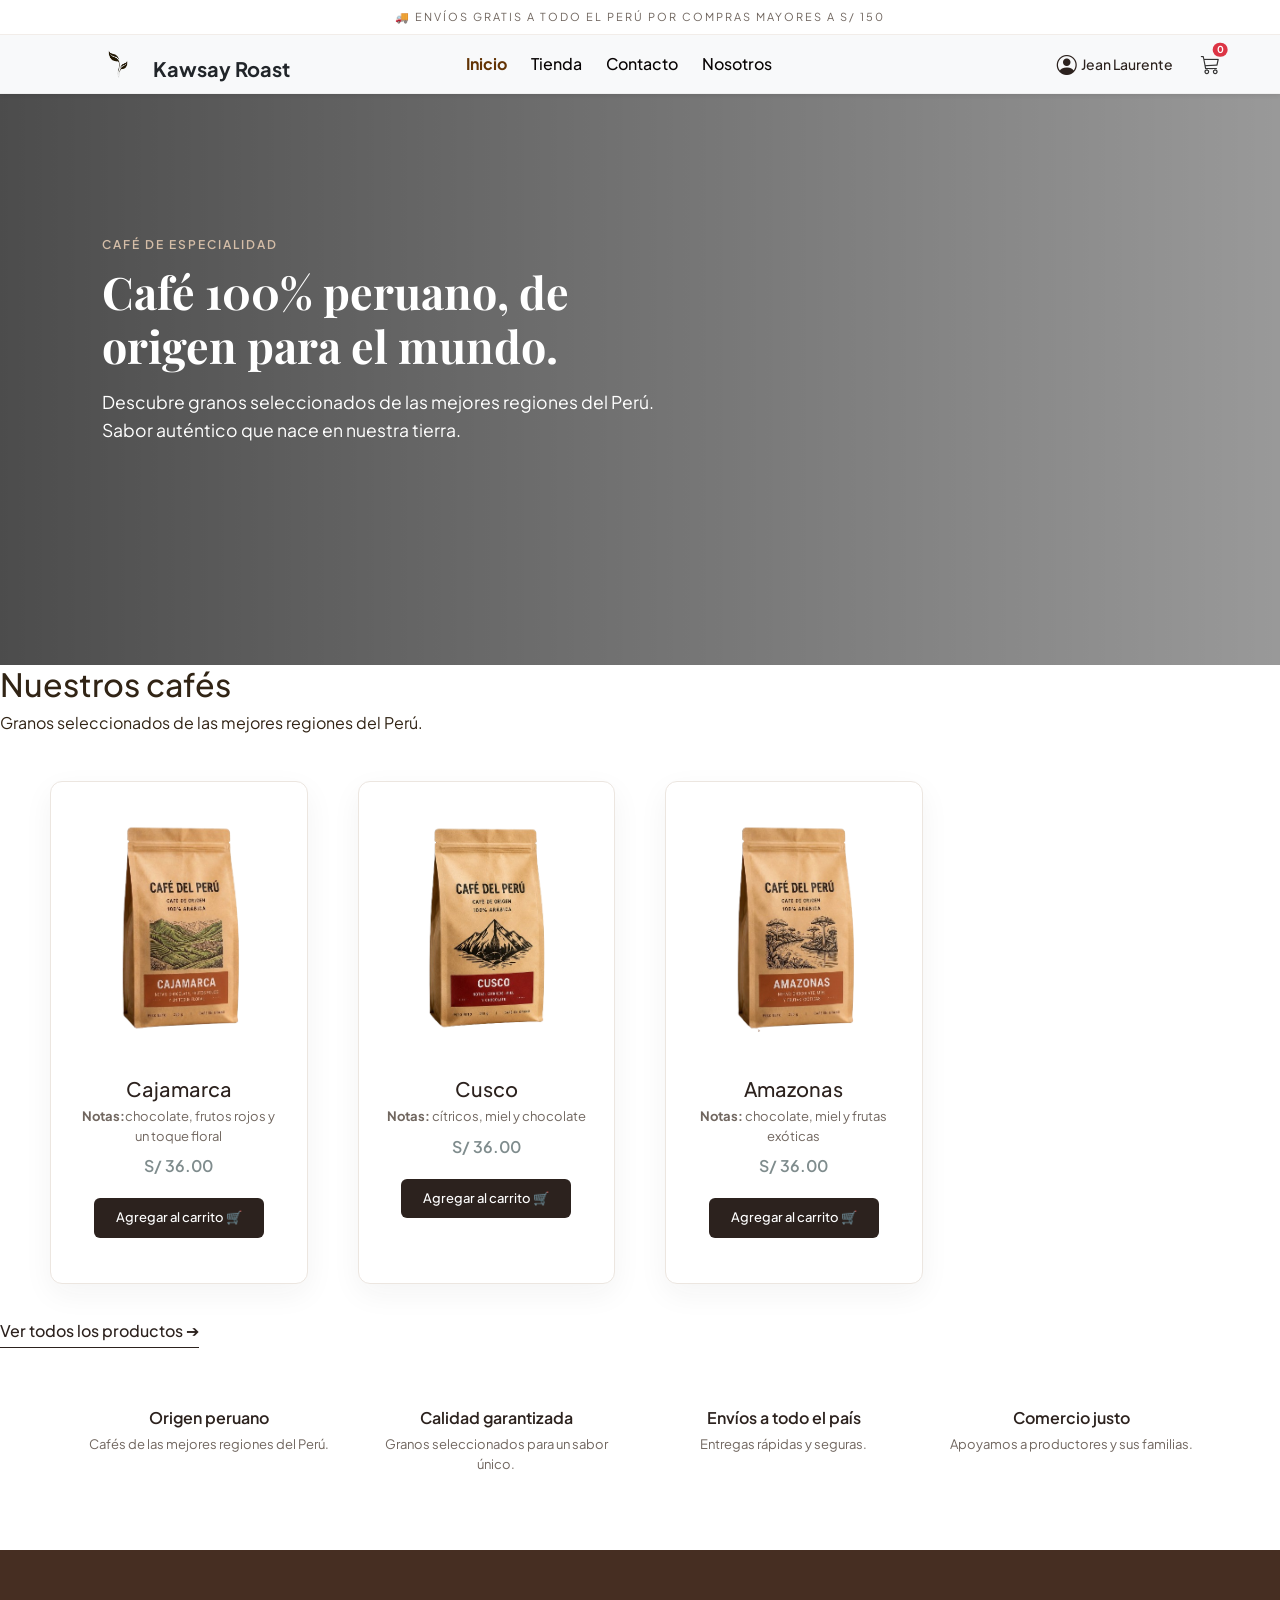
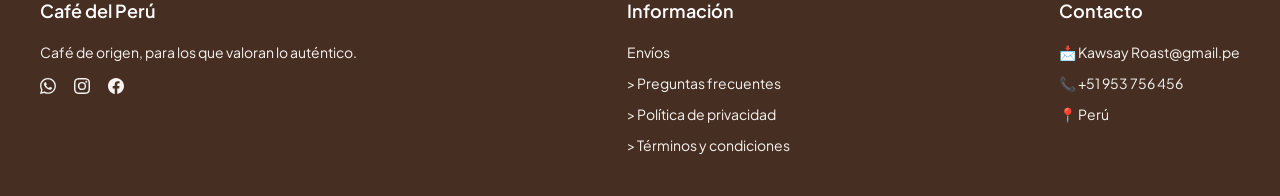
<file: index.html>
<!DOCTYPE html>
<html lang="es">
<head>
    <meta charset="UTF-8">
    <meta name="viewport" content="width=device-width, initial-scale=1.0">
    <title>Café del Perú</title>
    
    <link href="https://fonts.googleapis.com/css2?family=Playfair+Display:wght@600;700&family=Plus+Jakarta+Sans:wght@400;500;600&display=swap" rel="stylesheet">
    
    <link href="https://cdn.jsdelivr.net/npm/bootstrap@5.3.8/dist/css/bootstrap.min.css" rel="stylesheet" integrity="sha384-sRIl4kxILFvY47J16cr9ZwB07vP4J8+LH7qKQnuqkuIAvNWLzeN8tE5YBujZqJLB" crossorigin="anonymous">
    <link rel="stylesheet" href="https://cdn.jsdelivr.net/npm/bootstrap-icons@1.11.3/font/bootstrap-icons.min.css">

    <link rel="stylesheet" href="./css/global.css">
    <link rel="stylesheet" href="./css/inicio.css">
    <link rel="stylesheet" href="./css/tienda.css">
    <link rel="stylesheet" href="./css/contacto.css">
    <link rel="stylesheet" href="./css/nosotros.css">
</head>
<body>

    <input type="checkbox" id="cart-toggle" class="cart-checkbox">
    <script src="https://cdn.jsdelivr.net/npm/bootstrap@5.3.3/dist/js/bootstrap.bundle.min.js"></script>
    <div class="barra-anuncios">
        <div id="anuncio-texto" class="anuncio-contenido">🚚 Envíos gratis a todo el Perú por compras mayores a S/ 150</div>
    </div>

<header class="navbar navbar-expand-lg navbar-light bg-light fixed-top shadow-sm px-3 px-md-5">
  <div class="container-fluid">
    
    <div class="logo-imagen navbar-brand fw-bold text-dark" style="font-family: sans-serif;">
      <p>Kawsay Roast</p>
    </div>

    <div class="d-flex align-items-center order-lg-last gap-3">
      
    <div class="contenedor-usuario">
        <a href="perfil.html" class="enlace-nav perfil-cliente d-flex align-items-center text-decoration-none">
            <i class="bi bi-person-circle fs-5 me-1 icon-perfil"></i>
            <span class="small name-perfil d-none d-sm-inline">Jean Laurente</span>
        </a>
    </div>
        
      <label for="cart-toggle" class="carrito position-relative text-dark" style="cursor: pointer; font-size: 1.2rem;">
        <i class="bi bi-cart3"></i>
        <span class="position-absolute top-0 start-100 translate-middle badge rounded-pill bg-danger" style="font-size: 0.6rem; padding: 0.25em 0.4em;">0</span>
      </label>

      <button class="navbar-toggler border-0 ms-2" type="button" data-bs-toggle="collapse" data-bs-target="#menuNavegacion" aria-controls="menuNavegacion" aria-expanded="false" aria-label="Toggle navigation">
        <span class="navbar-toggler-icon"></span>
      </button>

    </div>

    <div class="collapse navbar-collapse justify-content-center" id="menuNavegacion">
      <nav class="navbar-nav navegacion gap-2 text-center my-2 my-lg-0">
        <a href="index.html" class="nav-link active enlace-nav">Inicio</a>
        <a href="tienda.html" class="nav-link enlace-nav">Tienda</a>
        <a href="contacto.html" class="nav-link enlace-nav">Contacto</a>
        <a href="nosotros.html" class="nav-link enlace-nav">Nosotros</a>
      </nav>
    </div>

  </div>
</header>
    <div class="carrito-sidebar shadow">
        <div class="carrito-header">
            <h3>Tu Carrito</h3>
            <label for="cart-toggle" class="btn-cerrar-carrito"><i class="bi bi-x-lg"></i></label>
        </div>

        <div id="carrito-items" class="carrito-items-contenedor">
            <p class="carrito-vacio-txt">Tu carrito está vacío.</p>
        </div>

        <div class="carrito-footer">
            <div class="carrito-total">
                <span>Total:</span>
                <span id="carrito-total-monto">S/ 0.00</span>
            </div>
            <button class="btn-pagar w-100">Iniciar Compra</button>
        </div>
    </div>

    <label for="cart-toggle" id="fondo-oscuro" class="superposición-carrito"></label>

<main id="contenedor-principal" class="contenedor-principal">

    <section class="hero-section position-relative overflow-hidden">
        <video autoplay loop muted playsinline class="video-hero">
            <source src="./video/video-cafe.mp4" type="video/mp4">
        </video>

        <div class="capa-oscura"></div>
        
        <div class="hero-content position-relative text-center text-md-start">
            <span class="etiqueta-hero animar-entrada">Café de Especialidad</span>
            <h1 class="animar-entrada">Café 100% peruano, de origen para el mundo.</h1>
            <p class="animar-entrada">Descubre granos seleccionados de las mejores regiones del Perú. Sabor auténtico que nace en nuestra tierra.</p>
        </div>
    </section>

    <section id="tienda" class="seccion1">
        <h2>Nuestros cafés</h2>
        <p class="subtitulo">Granos seleccionados de las mejores regiones del Perú.</p>
        <div class="seccion-productos">
            <div class="productoss">
                <div class="cafe-cajam"></div>
                <h3>Cajamarca</h3>
                <p class="notas"><strong>Notas:</strong>chocolate, frutos rojos y un toque floral</p>
                <p class="precio">S/ 36.00</p>
                <button class="btn-carrito">Agregar al carrito 🛒</button>
            </div>
            <div class="productoss">
                <div class="cafe-cusco"></div>
                <h3>Cusco</h3>
                <p class="notas"><strong>Notas:</strong> cítricos, miel y chocolate</p>
                <p class="precio">S/ 36.00</p>
                <button class="btn-carrito">Agregar al carrito 🛒</button>
            </div>
            <div class="productoss">
                <div class="cafe-amaz"></div>
                <h3>Amazonas</h3>
               <p class="notas"><strong>Notas:</strong> chocolate, miel y frutas exóticas</p>
                <p class="precio">S/ 36.00</p>
                <button class="btn-carrito">Agregar al carrito 🛒</button>
            </div>
        </div>
        <div>
            <a href="tienda.html" class="enlace-nav tienda-link">Ver todos los productos ➔</a>
        </div>
    </section>

    <section id="nosotros" class="barra-caracte">
        <div class="barra-fin">
            <h4>Origen peruano</h4>
            <p>Cafés de las mejores regiones del Perú.</p>
        </div>
        <div class="barra-fin">
            <h4>Calidad garantizada</h4>
            <p>Granos seleccionados para un sabor único.</p>
        </div>
       <div class="barra-fin">
            <h4>Envíos a todo el país</h4>
            <p>Entregas rápidas y seguras.</p>
        </div>
        <div class="barra-fin">
            <h4>Comercio justo</h4>
            <p>Apoyamos a productores y sus familias.</p>
        </div>
    </section>
</main>

<footer id="contacto" class="footer">
        <div class="footer-container">
            <div class="footer-col">
                <h3>Café del Perú</h3>
                <p>Café de origen, para los que valoran lo auténtico.</p>
                <div class="social-icons">
                    <a href="https://web.whatsapp.com" target="_blank" rel="noopener noreferrer"><svg xmlns="http://www.w3.org/2000/svg" width="16" height="16" fill="currentColor" class="bi bi-whatsapp" viewBox="0 0 16 16">
                      <path href="https://web.whatsapp.com/" d="M13.601 2.326A7.85 7.85 0 0 0 7.994 0C3.627 0 .068 3.558.064 7.926c0 1.399.366 2.76 1.057 3.965L0 16l4.204-1.102a7.9 7.9 0 0 0 3.79.965h.004c4.368 0 7.926-3.558 7.93-7.93A7.9 7.9 0 0 0 13.6 2.326zM7.994 14.521a6.6 6.6 0 0 1-3.356-.92l-.24-.144-2.494.654.666-2.433-.156-.251a6.56 6.56 0 0 1-1.007-3.505c0-3.626 2.957-6.584 6.591-6.584a6.56 6.56 0 0 1 4.66 1.931 6.56 6.56 0 0 1 1.928 4.66c-.004 3.639-2.961 6.592-6.592 6.592m3.615-4.934c-.197-.099-1.17-.578-1.353-.646-.182-.065-.315-.099-.445.099-.133.197-.513.646-.627.775-.114.133-.232.148-.43.05-.197-.1-.836-.308-1.592-.985-.59-.525-.985-1.175-1.103-1.372-.114-.198-.011-.304.088-.403.087-.088.197-.232.296-.346.1-.114.133-.198.198-.33.065-.134.034-.248-.015-.347-.05-.099-.445-1.076-.612-1.47-.16-.389-.323-.335-.445-.34-.114-.007-.247-.007-.38-.007a.73.73 0 0 0-.529.247c-.182.198-.691.677-.691 1.654s.71 1.916.81 2.049c.098.133 1.394 2.132 3.383 2.992.47.205.84.326 1.129.418.475.152.904.129 1.246.08.38-.058 1.171-.48 1.338-.943.164-.464.164-.86.114-.943-.049-.084-.182-.133-.38-.232"/>
                    </svg></a>
                    <a href="https://www.instagram.com" target="_blank" rel="noopener noreferrer"><svg xmlns="http://www.w3.org/2000/svg" width="16" height="16" fill="currentColor" class="bi bi-instagram" viewBox="0 0 16 16">
                      <path d="M8 0C5.829 0 5.556.01 4.703.048 3.85.088 3.269.222 2.76.42a3.9 3.9 0 0 0-1.417.923A3.9 3.9 0 0 0 .42 2.76C.222 3.268.087 3.85.048 4.7.01 5.555 0 5.827 0 8.001c0 2.172.01 2.444.048 3.297.04.852.174 1.433.372 1.942.205.526.478.972.923 1.417.444.445.89.719 1.416.923.51.198 1.09.333 1.942.372C5.555 15.99 5.827 16 8 16s2.444-.01 3.298-.048c.851-.04 1.434-.174 1.943-.372a3.9 3.9 0 0 0 1.416-.923c.445-.445.718-.891.923-1.417.197-.509.332-1.09.372-1.942C15.99 10.445 16 10.173 16 8s-.01-2.445-.048-3.299c-.04-.851-.175-1.433-.372-1.941a3.9 3.9 0 0 0-.923-1.417A3.9 3.9 0 0 0 13.24.42c-.51-.198-1.092-.333-1.943-.372C10.443.01 10.172 0 7.998 0zm-.717 1.442h.718c2.136 0 2.389.007 3.232.046.78.035 1.204.166 1.486.275.373.145.64.319.92.599s.453.546.598.92c.11.281.24.705.275 1.485.039.843.047 1.096.047 3.231s-.008 2.389-.047 3.232c-.035.78-.166 1.203-.275 1.485a2.5 2.5 0 0 1-.599.919c-.28.28-.546.453-.92.598-.28.11-.704.24-1.485.276-.843.038-1.096.047-3.232.047s-2.39-.009-3.233-.047c-.78-.036-1.203-.166-1.485-.276a2.5 2.5 0 0 1-.92-.598 2.5 2.5 0 0 1-.6-.92c-.109-.281-.24-.705-.275-1.485-.038-.843-.046-1.096-.046-3.233s.008-2.388.046-3.231c.036-.78.166-1.204.276-1.486.145-.373.319-.64.599-.92s.546-.453.92-.598c.282-.11.705-.24 1.485-.276.738-.034 1.024-.044 2.515-.045zm4.988 1.328a.96.96 0 1 0 0 1.92.96.96 0 0 0 0-1.92m-4.27 1.122a4.109 4.109 0 1 0 0 8.217 4.109 4.109 0 0 0 0-8.217m0 1.441a2.667 2.667 0 1 1 0 5.334 2.667 2.667 0 0 1 0-5.334"/>
                    </svg></a>
                    <a href="https://web.facebook.com" target="_blank" rel="noopener noreferrer"><svg xmlns="http://www.w3.org/2000/svg" width="16" height="16" fill="currentColor" class="bi bi-facebook" viewBox="0 0 16 16">
                      <path d="M16 8.049c0-4.446-3.582-8.05-8-8.05C3.58 0-.002 3.603-.002 8.05c0 4.017 2.926 7.347 6.75 7.951v-5.625h-2.03V8.05H6.75V6.275c0-2.017 1.195-3.131 3.022-3.131.876 0 1.791.157 1.791.157v1.98h-1.009c-.993 0-1.303.621-1.303 1.258v1.51h2.218l-.354 2.326H9.25V16c3.824-.604 6.75-3.934 6.75-7.951"/>
                    </svg></a>
                </div>
            </div>
            <div class="footer-col">
                <h3>Información</h3>
                <ul>
                    <li><a href="#envíos">Envíos</a></li>
                    <li><a href="#preguntas frecuentes">> Preguntas frecuentes</a></li>
                    <li><a href="#política de privacidad">> Política de privacidad</a></li>
                    <li><a href="#términos y condiciones">> Términos y condiciones</a></li>
                </ul>
            </div>
            <div class="footer-col">
                <h3>Contacto</h3>
                <p>📩 Kawsay Roast@gmail.pe</p>
                <p>📞 +51 953 756 456</p>
                <p>📍 Perú</p>
            </div>
        </div>
</footer>
  
    <div class="toast-container position-fixed top-0 end-0 p-3" style="z-index: 1100;">
    </div>
    <script src="anuncios.js"></script>
    <script src="navegacion.js"></script>
    <script src="tienda-contacto.js"></script> 

</body>
</html>
</file>
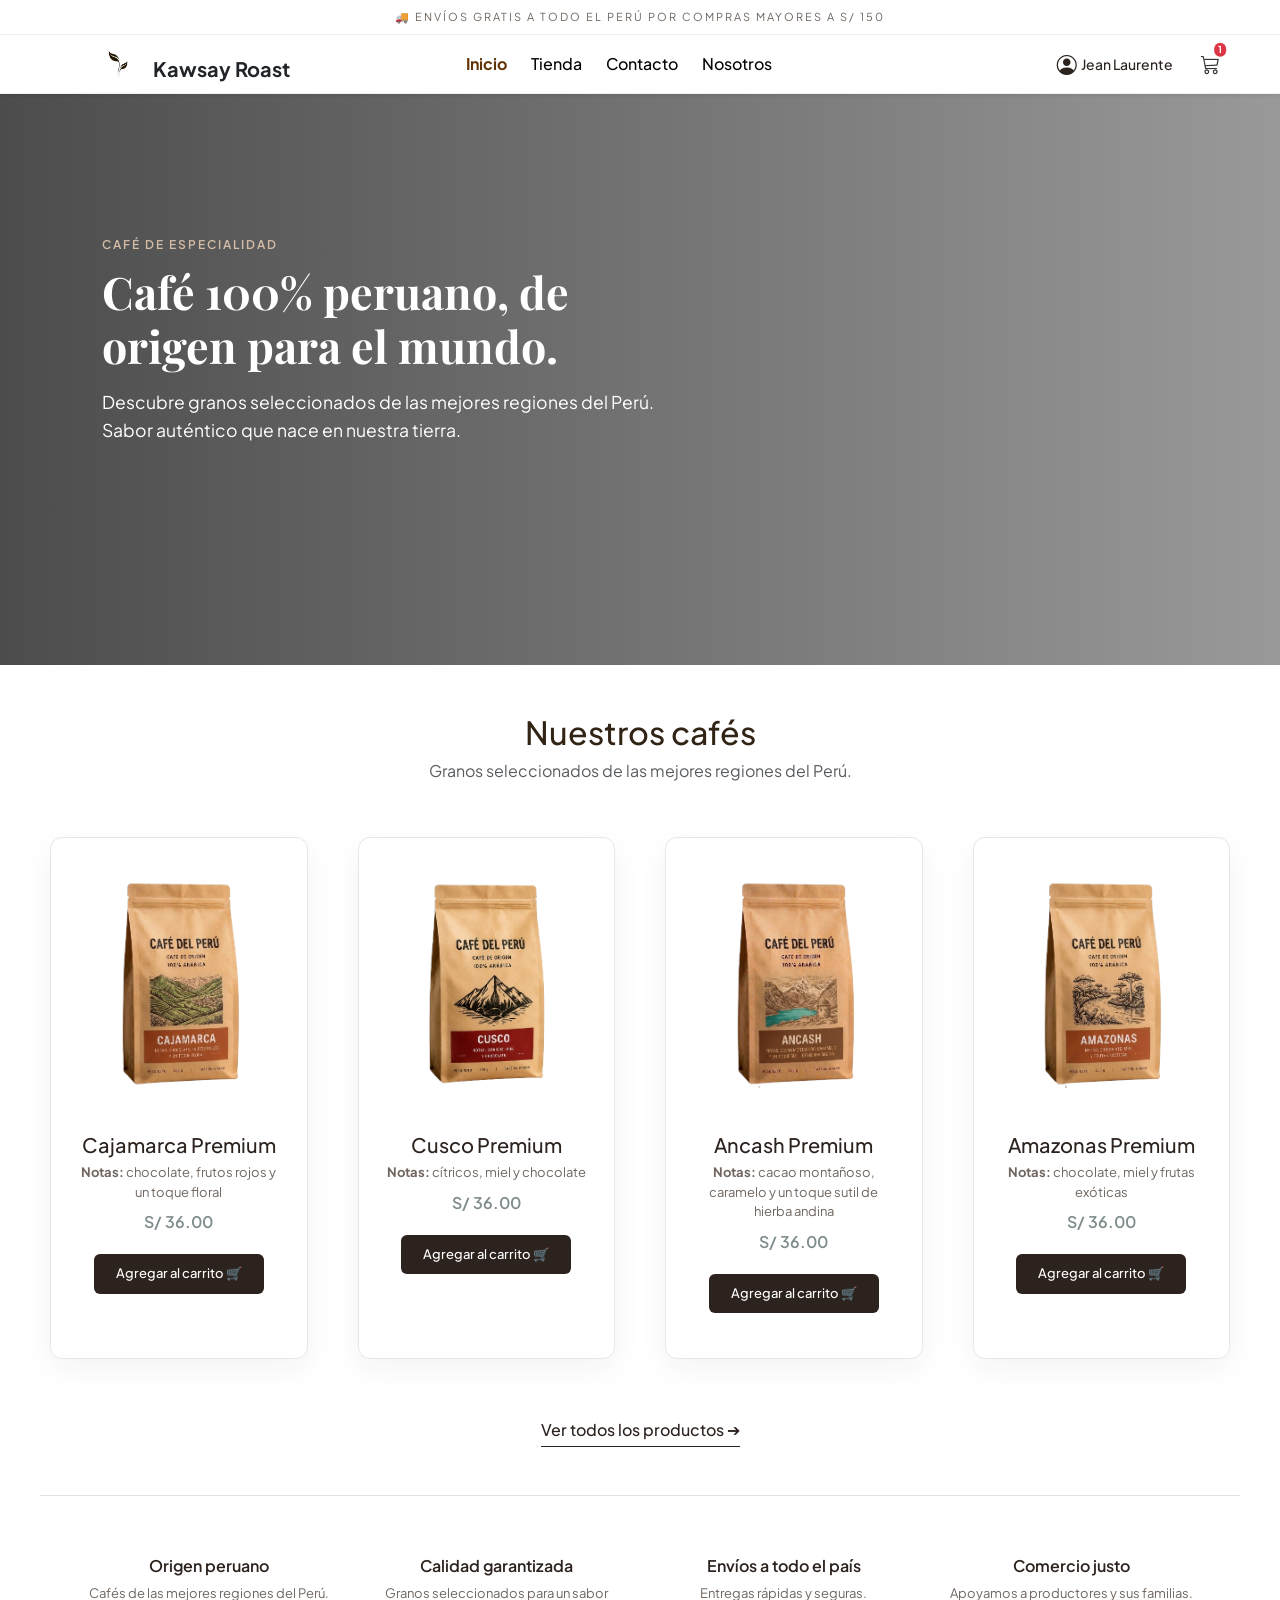
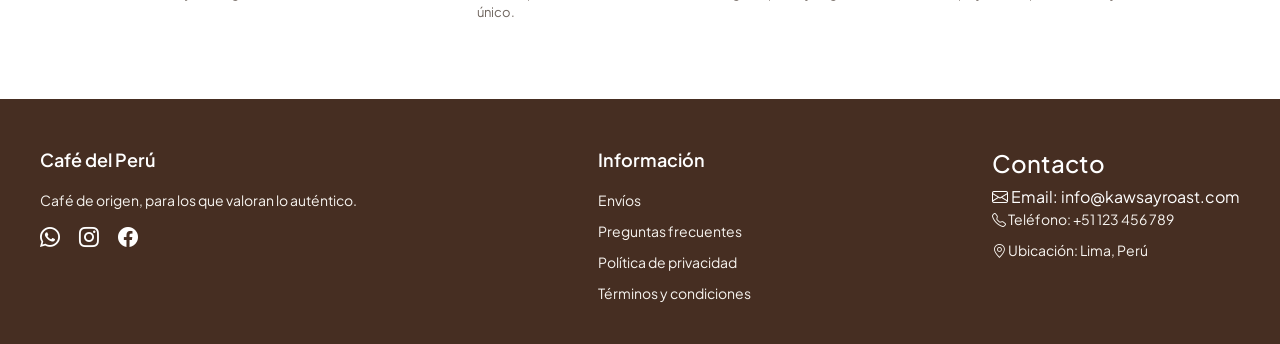
<file: html/index.html>
<!DOCTYPE html>
<html lang="es">
<head>
    <meta charset="UTF-8">
    <meta name="viewport" content="width=device-width, initial-scale=1.0">
    <title>Kawsay Roast - Café del Perú</title>
    
    <link href="https://fonts.googleapis.com/css2?family=Playfair+Display:wght@600;700&family=Plus+Jakarta+Sans:wght@400;500;600&display=swap" rel="stylesheet">
    <link href="https://cdn.jsdelivr.net/npm/bootstrap@5.3.3/dist/css/bootstrap.min.css" rel="stylesheet">
    <link rel="stylesheet" href="https://cdn.jsdelivr.net/npm/bootstrap-icons@1.11.3/font/bootstrap-icons.min.css">

    <link rel="stylesheet" href="../css/global.css">
    <link rel="stylesheet" href="../css/inicio.css">
    <link rel="stylesheet" href="../css/tienda.css">
</head>
<body>

    <input type="checkbox" id="cart-toggle" class="cart-checkbox">

    <div class="barra-anuncios">
        <div id="carruselAnuncios" class="carousel slide carousel-fade" data-bs-ride="carousel" data-bs-interval="4000">
            <div class="carousel-inner text-center">
                <div class="carousel-item active">🚚 Envíos gratis a todo el Perú por compras mayores a S/ 150</div>
                <div class="carousel-item">☕ Café 100% Arábica de especialidad de orígenes únicos</div>
                <div class="carousel-item">🏔️ Tostado artesanal respetando la altitud de cada región</div>
            </div>
        </div>
    </div>

    <header class="navbar navbar-expand-lg navbar-light  fixed-top shadow-sm px-3 px-md-5">
        <div class="container-fluid">
            
            <a href="index.html" class="logo-imagen navbar-brand fw-bold text-dark text-decoration-none" style="font-family: sans-serif;">
                <p>Kawsay Roast</p>
            </a>

            <div class="d-flex align-items-center order-lg-last gap-3">
                <div class="contenedor-usuario">
                    <a href="perfil.html" class="perfil-cliente d-flex align-items-center text-decoration-none">
                        <i class="bi bi-person-circle fs-5 me-1 icon-perfil"></i>
                        <span class="small name-perfil d-none d-sm-inline">Jean Laurente</span>
                    </a>
                </div>
                    
                <label for="cart-toggle" class="carrito position-relative text-dark" style="cursor: pointer; font-size: 1.2rem;">
                    <i class="bi bi-cart3"></i>
                    <span class="position-absolute top-0 start-100 translate-middle badge rounded-pill bg-danger" style="font-size: 0.6rem; padding: 0.25em 0.4em;">1</span>
                </label>

                <button class="navbar-toggler border-0 ms-2" type="button" data-bs-toggle="collapse" data-bs-target="#menuNavegacion">
                    <span class="navbar-toggler-icon"></span>
                </button>
            </div>

            <div class="collapse navbar-collapse justify-content-center" id="menuNavegacion">
                <nav class="navbar-nav navegacion gap-2 text-center my-2 my-lg-0">
                    <a href="index.html" class="nav-link active">Inicio</a>
                    <a href="tienda.html" class="nav-link">Tienda</a>
                    <a href="contacto.html" class="nav-link">Contacto</a>
                    <a href="nosotros.html" class="nav-link">Nosotros</a>
                </nav>
            </div>

        </div>
    </header>

    <div class="carrito-sidebar shadow">
        <div class="carrito-header">
            <h3>Tu Carrito</h3>
            <label for="cart-toggle" class="btn-cerrar-carrito"><i class="bi bi-x-lg"></i></label>
        </div>

        <div id="carrito-items" class="carrito-items-contenedor">
            <div style="display: flex; justify-content: space-between; margin-bottom: 15px; font-size: 14px;">
                <div>
                    <strong style="color: #2c221e;">Cajamarca Premium</strong>
                    <div style="color: #70665f; font-size: 12px;">Cant: 1 x S/ 36.00</div>
                </div>
                <span style="font-weight: 500; color: #2c221e;">S/ 36.00</span>
                <button style="background: none; border: none; color: #a39891; cursor: pointer; font-size: 20px; margin-left: 60px;">
                    <i class="bi bi-trash"></i>
                </button>
            </div>
        </div>

        <div class="carrito-footer">
            <div class="carrito-total">
                <span>Total:</span>
                <span>S/ 36.00</span>
            </div>
            <button class="btn-pagar w-100">Iniciar Compra</button>
        </div>
    </div>

    <label for="cart-toggle" id="fondo-oscuro" class="superposición-carrito"></label>

    <main id="contenedor-principal" class="contenedor-principal" style="padding-top: 35px; min-height: 100vh;">
        <section class="hero-section position-relative overflow-hidden">
            <video autoplay loop muted playsinline class="video-hero">
                <source src="../video/video-cafe.mp4" type="video/mp4">
            </video>
            <div class="capa-oscura"></div>
            <div class="hero-content position-relative text-center text-md-start">
                <span class="etiqueta-hero animar-entrada">Café de Especialidad</span>
                <h1 class="animar-entrada">Café 100% peruano, de origen para el mundo.</h1>
                <p class="animar-entrada">Descubre granos seleccionados de las mejores regiones del Perú. Sabor auténtico que nace en nuestra tierra.</p>
            </div>
        </section>

        <section id="tienda" class="seccion1 py-5">
            <h2 class="text-center">Nuestros cafés</h2>
            <p class="text-center text-muted mb-4">Granos seleccionados de las mejores regiones del Perú.</p>
            <div class="seccion-productos">
                <div class="productoss">
                    <div class="cafe-cajam"></div>
                    <h3>Cajamarca Premium</h3>
                    <p class="notas"><strong>Notas:</strong> chocolate, frutos rojos y un toque floral</p>
                    <p class="precio">S/ 36.00</p>
                    <button class="btn-carrito">Agregar al carrito 🛒</button>
                </div>
                <div class="productoss">
                    <div class="cafe-cusco"></div>
                    <h3>Cusco Premium</h3>
                    <p class="notas"><strong>Notas:</strong> cítricos, miel y chocolate</p>
                    <p class="precio">S/ 36.00</p>
                    <button class="btn-carrito">Agregar al carrito 🛒</button>
                </div>
                <div class="productoss">
                    <div class="imagen-cafe cafe-ancash"></div>
                    <h3>Ancash Premium</h3>
                    <p class="notas"><strong>Notas:</strong> cacao montañoso, caramelo y un toque sutil de hierba andina</p>
                    <p class="precio">S/ 36.00</p>
                    <button class="btn-carrito">Agregar al carrito 🛒</button>
                </div>
                <div class="productoss">
                    <div class="cafe-amaz"></div>
                    <h3>Amazonas Premium</h3>
                    <p class="notas"><strong>Notas:</strong> chocolate, miel y frutas exóticas</p>
                    <p class="precio">S/ 36.00</p>
                    <button class="btn-carrito">Agregar al carrito 🛒</button>
                </div>
            </div>
            <div class="text-center mt-4">
                <a href="tienda.html" class="tienda-link">Ver todos los productos ➔</a>
            </div>
        </section>

        <section class="barra-caracte border-top">
            <div class="barra-fin">
                <h4>Origen peruano</h4>
                <p>Cafés de las mejores regiones del Perú.</p>
            </div>
            <div class="barra-fin">
                <h4>Calidad garantizada</h4>
                <p>Granos seleccionados para un sabor único.</p>
            </div>
            <div class="barra-fin">
                <h4>Envíos a todo el país</h4>
                <p>Entregas rápidas y seguras.</p>
            </div>
            <div class="barra-fin">
                <h4>Comercio justo</h4>
                <p>Apoyamos a productores y sus familias.</p>
            </div>
        </section>
    </main>

    <footer class="footer">
        <div class="footer-container">
            <div class="footer-col">
                <h3>Café del Perú</h3>
                <p>Café de origen, para los que valoran lo auténtico.</p>
                <div class="social-icons">
                    <a href="https://web.whatsapp.com" target="_blank"><i class="bi bi-whatsapp text-white fs-5 me-3"></i></a>
                    <a href="https://www.instagram.com" target="_blank"><i class="bi bi-instagram text-white fs-5 me-3"></i></a>
                    <a href="https://web.facebook.com" target="_blank"><i class="bi bi-facebook text-white fs-5"></i></a>
                </div>
            </div>
            <div class="footer-col">
                <h3>Información</h3>
                <ul class="p-0 m-0" style="list-style: none;">
                    <li><a href="#">Envíos</a></li>
                    <li><a href="nosotros.html">Preguntas frecuentes</a></li>
                    <li><a href="PdP.html">Política de privacidad</a></li>
                    <li><a href="TyC.html">Términos y condiciones</a></li>
                </ul>
            </div>
            <div class="footer-col">
                    <h4 class="footer-col-title">Contacto</h4>
                    <ul class="footer-contacts">
                        <i class="bi bi-envelope"></i>
                            <span>Email: info@kawsayroast.com</span>
                        </li>
                        <li class="footer-contact-item">
                            <i class="bi bi-telephone"></i>
                            <span>Teléfono: +51 123 456 789</span>
                        </li>
                        <li class="footer-contact-item">
                            <i class="bi bi-geo-alt"></i>
                            <span>Ubicación: Lima, Perú</span>
                        </li>
                    </ul>
                </div>
        </div>
    </footer>

    <script src="https://cdn.jsdelivr.net/npm/bootstrap@5.3.3/dist/js/bootstrap.bundle.min.js"></script>
</body>
</html>
</file>
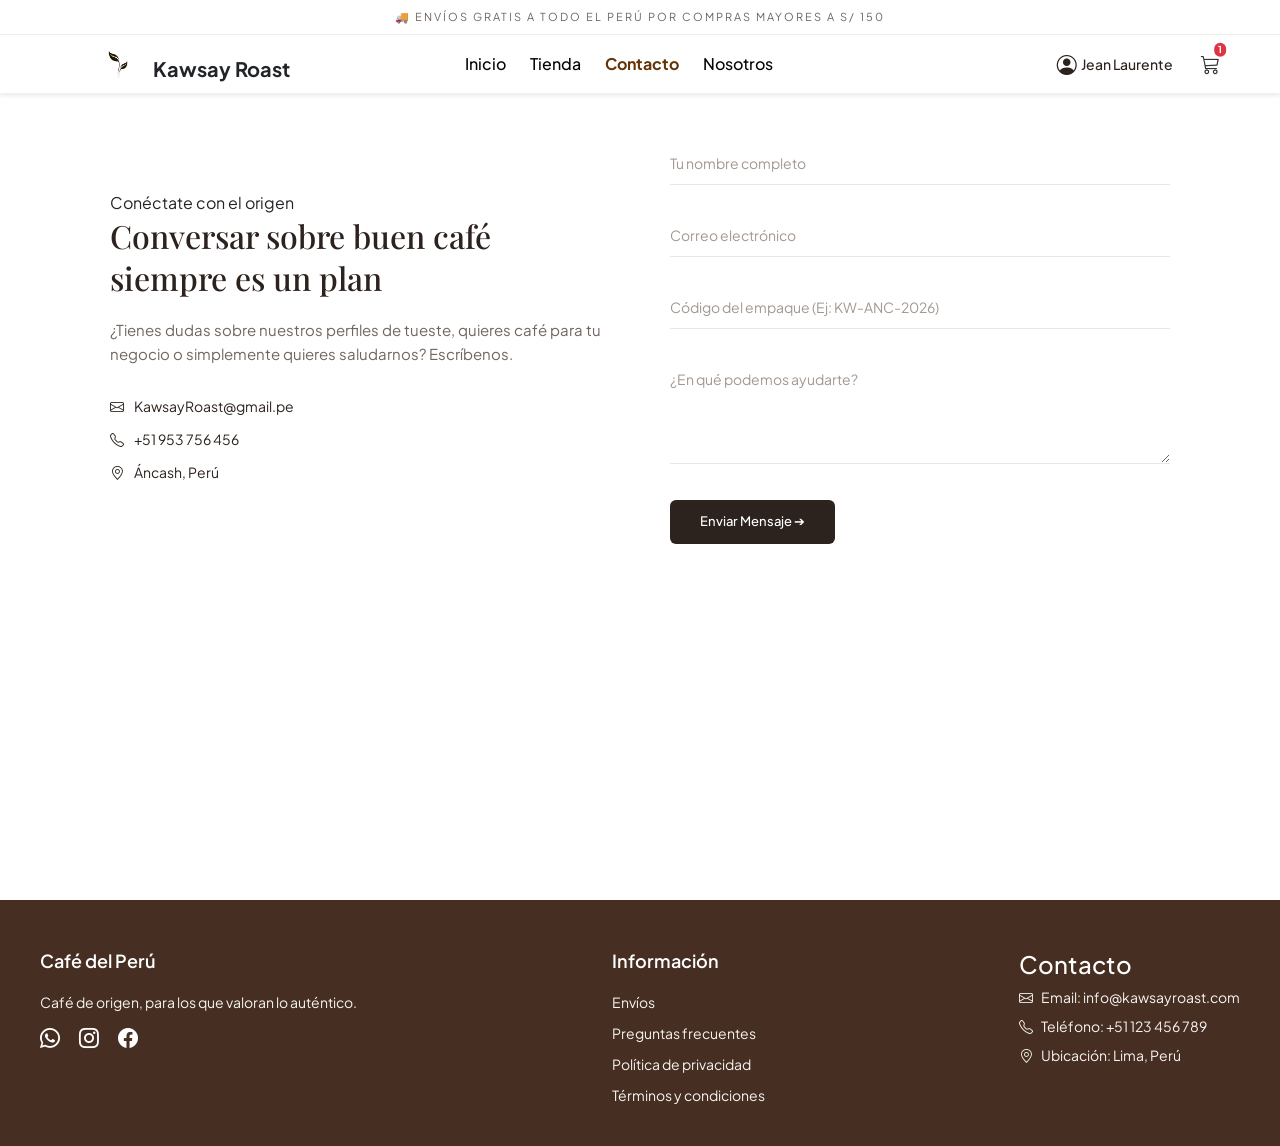
<file: html/contacto.html>
<!DOCTYPE html>
<html lang="es">
<head>
    <meta charset="UTF-8">
    <meta name="viewport" content="width=device-width, initial-scale=1.0">
    <title>Kawsay Roast - Contacto</title>
    
    <link href="https://fonts.googleapis.com/css2?family=Playfair+Display:wght@600;700&family=Plus+Jakarta+Sans:wght@400;500;600&display=swap" rel="stylesheet">
    <link href="https://cdn.jsdelivr.net/npm/bootstrap@5.3.3/dist/css/bootstrap.min.css" rel="stylesheet">
    <link rel="stylesheet" href="https://cdn.jsdelivr.net/npm/bootstrap-icons@1.11.3/font/bootstrap-icons.min.css">

    <link rel="stylesheet" href="../css/global.css">
    <link rel="stylesheet" href="../css/contacto.css">
</head>
<body>

    <input type="checkbox" id="cart-toggle" class="cart-checkbox">

    <div class="barra-anuncios">
        <div id="carruselAnuncios" class="carousel slide carousel-fade" data-bs-ride="carousel" data-bs-interval="4000">
            <div class="carousel-inner text-center">
                <div class="carousel-item active">🚚 Envíos gratis a todo el Perú por compras mayores a S/ 150</div>
                <div class="carousel-item">☕ Café 100% Arábica de especialidad de orígenes únicos</div>
                <div class="carousel-item">🏔️ Tostado artesanal respetando la altitud de cada región</div>
            </div>
        </div>
    </div>

    <header class="navbar navbar-expand-lg navbar-light fixed-top shadow-sm px-3 px-md-5">
        <div class="container-fluid">
            <a href="index.html" class="logo-imagen navbar-brand fw-bold text-dark text-decoration-none" style="font-family: sans-serif;">
                <p>Kawsay Roast</p>
            </a>
            <div class="d-flex align-items-center order-lg-last gap-3">
                <div class="contenedor-usuario">
                    <a href="perfil.html" class="perfil-cliente d-flex align-items-center text-decoration-none">
                        <i class="bi bi-person-circle fs-5 me-1 icon-perfil"></i>
                        <span class="small name-perfil d-none d-sm-inline">Jean Laurente</span>
                    </a>
                </div>
                <label for="cart-toggle" class="carrito position-relative text-dark" style="cursor: pointer; font-size: 1.2rem;">
                    <i class="bi bi-cart3"></i>
                    <span class="position-absolute top-0 start-100 translate-middle badge rounded-pill bg-danger" style="font-size: 0.6rem; padding: 0.25em 0.4em;">1</span>
                </label>
                <button class="navbar-toggler border-0 ms-2" type="button" data-bs-toggle="collapse" data-bs-target="#menuNavegacion">
                    <span class="navbar-toggler-icon"></span>
                </button>
            </div>
            <div class="collapse navbar-collapse justify-content-center" id="menuNavegacion">
                <nav class="navbar-nav navegacion gap-2 text-center my-2 my-lg-0">
                    <a href="index.html" class="nav-link">Inicio</a>
                    <a href="tienda.html" class="nav-link">Tienda</a>
                    <a href="contacto.html" class="nav-link active">Contacto</a>
                    <a href="nosotros.html" class="nav-link">Nosotros</a>
                </nav>
            </div>
        </div>
    </header>

    <div class="carrito-sidebar shadow">
        <div class="carrito-header">
            <h3>Tu Carrito</h3>
            <label for="cart-toggle" class="btn-cerrar-carrito"><i class="bi bi-x-lg"></i></label>
        </div>
        <div id="carrito-items" class="carrito-items-contenedor">
            <div style="display: flex; justify-content: space-between; margin-bottom: 15px; font-size: 14px;">
                <div>
                    <strong style="color: #2c221e;">Cajamarca Premium</strong>
                    <div style="color: #70665f; font-size: 12px;">Cant: 1 x S/ 36.00</div>
                </div>
                <span style="font-weight: 500; color: #2c221e;">S/ 36.00</span>
                <button style="background: none; border: none; color: #a39891; cursor: pointer; font-size: 20px; margin-left: 60px;">
                    <i class="bi bi-trash"></i>
                </button>
            </div>
        </div>
        <div class="carrito-footer">
            <div class="carrito-total">
                <span>Total:</span>
                <span>S/ 36.00</span>
            </div>
            <button class="btn-pagar w-100">Iniciar Compra</button>
        </div>
    </div>

    <label for="cart-toggle" id="fondo-oscuro" class="superposición-carrito"></label>

    <main id="contenedor-principal" style="padding-top: 35px; min-height: 100vh;">
        <section class="seccion-contacto py-5">
            <div class="container-contacto">
                <div class="contacto-info">
                    <span class="sub-marca">Conéctate con el origen</span>
                    <h2 class="titulo-contacto">Conversar sobre buen café siempre es un plan</h2>
                    <p class="descripcion-contacto">
                        ¿Tienes dudas sobre nuestros perfiles de tueste, quieres café para tu negocio o simplemente quieres saludarnos? Escríbenos.
                    </p>
                    <div class="datos-lista">
                        <p><i class="bi bi-envelope"></i> KawsayRoast@gmail.pe</p>
                        <p><i class="bi bi-telephone"></i> +51 953 756 456</p>
                        <p><i class="bi bi-geo-alt"></i> Áncash, Perú</p>
                    </div>
                </div>
                <div class="contacto-formulario">
                    <form>
                        <div class="contacto-formulario">
                                <div class="grupo-input">
                                    <input type="text" id="nombre" name="nombre" required placeholder=" ">
                                    <label for="nombre">Tu nombre completo</label>
                                </div>
                                <div class="grupo-input">
                                    <input type="email" id="correo" name="correo" required placeholder=" ">
                                    <label for="correo">Correo electrónico</label>
                                </div>
                                <div class="grupo-input">
                                    <input type="text" id="codigo-empaque" name="codigo-empaque" required placeholder=" " pattern="[A-Za-z0-9\-]+" title="Ingresa un código válido (letras, números o guiones)">
                                    <label for="codigo-empaque">Código del empaque (Ej: KW-ANC-2026)</label>
                                </div>
                                <div class="grupo-input">
                                    <textarea id="mensaje" name="mensaje" rows="4" required placeholder=" "></textarea>
                                    <label for="mensaje">¿En qué podemos ayudarte?</label>
                                </div>
                        </div>
                        <button type="button" class="btn-enviar-contacto" data-bs-toggle="modal" data-bs-target="#modalExito">Enviar Mensaje ➔</button>
                    </form>
                </div>
            </div>
        </section>
    </main>

    <div class="modal fade" id="modalExito" tabindex="-1" aria-labelledby="modalExitoLabel" aria-hidden="true">
        <div class="modal-dialog modal-dialog-centered">
            <div class="modal-content" style="border-radius: 12px; border: 1px solid #ece6e0;">
                <div class="modal-body text-center p-5" style="background-color: #f7f4f0; border-radius: 12px;">
                    <i class="bi bi-check-circle" style="font-size: 48px; color: #2c221e;"></i>
                    <h3 class="mt-4 mb-2" style="font-family: 'Playfair Display'; color: #2c221e; font-weight: 700;">¡Mensaje enviado!</h3>
                    <p class="text-muted small mb-4" style="line-height: 1.6;">Hemos recibido tus datos correctamente. Te responderemos al correo ingresado lo más pronto posible. ¡Buen viaje y buen café! ☕</p>
                    <button type="button" class="btn btn-dark w-100 py-2" data-bs-dismiss="modal" style="background-color: #2c221e; font-size: 14px; border-radius: 6px;">Entendido</button>
                </div>
            </div>
        </div>
    </div>

        <footer class="footer">
        <div class="footer-container">
            <div class="footer-col">
                <h3>Café del Perú</h3>
                <p>Café de origen, para los que valoran lo auténtico.</p>
                <div class="social-icons">
                    <a href="https://web.whatsapp.com" target="_blank"><i class="bi bi-whatsapp text-white fs-5 me-3"></i></a>
                    <a href="https://www.instagram.com" target="_blank"><i class="bi bi-instagram text-white fs-5 me-3"></i></a>
                    <a href="https://web.facebook.com" target="_blank"><i class="bi bi-facebook text-white fs-5"></i></a>
                </div>
            </div>
            <div class="footer-col">
                <h3>Información</h3>
                <ul class="p-0 m-0" style="list-style: none;">
                    <li><a href="#">Envíos</a></li>
                    <li><a href="nosotros.html">Preguntas frecuentes</a></li>
                    <li><a href="PdP.html">Política de privacidad</a></li>
                    <li><a href="TyC.html">Términos y condiciones</a></li>
                </ul>
            </div>
            <div class="footer-col">
                    <h4 class="footer-col-title">Contacto</h4>
                <ul class="footer-contacts p-0" style="list-style: none;">
                    <li class="footer-contact-item mb-2">
                        <i class="bi bi-envelope me-2"></i><span>Email: info@kawsayroast.com</span>
                    </li>
                    <li class="footer-contact-item mb-2">
                        <i class="bi bi-telephone me-2"></i><span>Teléfono: +51 123 456 789</span>
                    </li>
                    <li class="footer-contact-item">
                        <i class="bi bi-geo-alt me-2"></i><span>Ubicación: Lima, Perú</span>
                    </li>
                </ul>
                </div>
        </div>
    </footer>

    <script src="https://cdn.jsdelivr.net/npm/bootstrap@5.3.3/dist/js/bootstrap.bundle.min.js"></script>
</body>
</html>
</file>
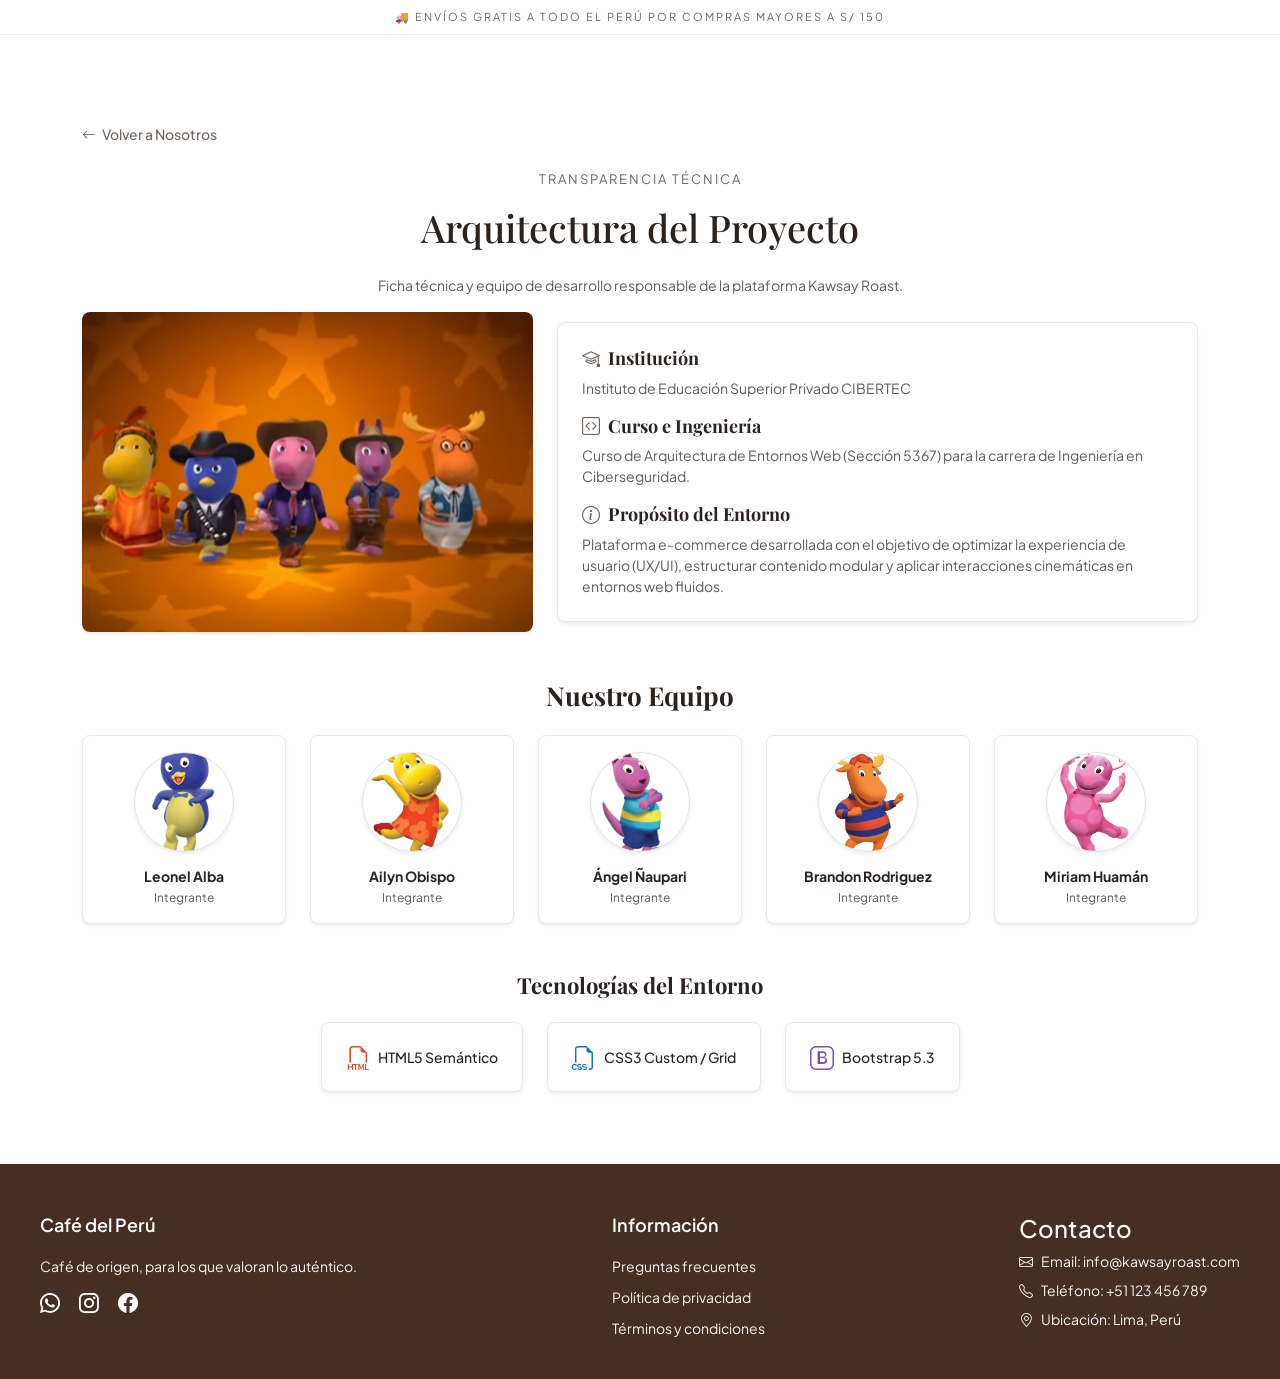
<file: html/desarrollo.html>
<!DOCTYPE html>
<html lang="es">
<head>
    <meta charset="UTF-8">
    <meta name="viewport" content="width=device-width, initial-scale=1.0">
    <title>Equipo de Desarrollo | Kawsay Roast</title>
    
    <link href="https://fonts.googleapis.com/css2?family=Playfair+Display:wght@600;700&family=Plus+Jakarta+Sans:wght@400;500;600&display=swap" rel="stylesheet">
    <link href="https://cdn.jsdelivr.net/npm/bootstrap@5.3.3/dist/css/bootstrap.min.css" rel="stylesheet">
    <link rel="stylesheet" href="https://cdn.jsdelivr.net/npm/bootstrap-icons@1.11.3/font/bootstrap-icons.min.css">

    <link rel="stylesheet" href="../css/global.css">
    <link rel="stylesheet" href="../css/nosotros.css">
</head>
<body>

    <!-- Control del carrito lateral (CSS Puro) por si se requiere persistencia -->
    <input type="checkbox" id="cart-toggle" class="cart-checkbox">

    <div class="barra-anuncios">
        <div id="carruselAnuncios" class="carousel slide carousel-fade" data-bs-ride="carousel" data-bs-interval="4000">
            <div class="carousel-inner text-center">
                <div class="carousel-item active">🚚 Envíos gratis a todo el Perú por compras mayores a S/ 150</div>
                <div class="carousel-item">☕ Café 100% Arábica de especialidad de orígenes únicos</div>
                <div class="carousel-item">🏔️ Tostado artesanal respetando la altitud de cada región</div>
            </div>
        </div>
    </div>

    <main id="contenedor-principal" style="padding-top: 50px; min-height: 100vh; background-color: #ffffff;">
        <section class="py-5 animar-entrada">
            <div class="container py-4">

                <div class="mb-4">
                    <a href="nosotros.html" class="text-decoration-none small fw-medium" style="color: #70665f;">
                        <i class="bi bi-arrow-left me-1"></i> Volver a Nosotros
                    </a>
                </div>

                <div class="text-center max-width: 800px; margin: 0 auto 50px auto;">
                    <span class="sub-marca">Transparencia Técnica</span>
                    <h1 class="titulo-nosotros">Arquitectura del Proyecto</h1>
                    <p class="text-muted small">Ficha técnica y equipo de desarrollo responsable de la plataforma Kawsay Roast.</p>
                </div>

                <div class="row g-4 align-items-center mb-5">
                    <div class="col-md-5">
                        <div class="rounded-3 shadow-sm" style="background-image: url('../fotos/grupal.png'); min-height: 320px; background-size: cover; background-position: center;"></div>
                    </div>
                    <div class="col-md-7">
                        <div class="p-4 bg-white rounded-3 shadow-sm border" style="border-color: #ece6e0 !important;">
                            <div class="mb-3">
                                <h4 style="font-family: 'Playfair Display'; color: #2c221e; font-weight: 700; font-size: 18px;"><i class="bi bi-mortarboard me-2" style="color: #70665f;"></i>Institución</h4>
                                <p class="text-muted small mb-0">Instituto de Educación Superior Privado CIBERTEC</p>
                            </div>
                            <div class="mb-3">
                                <h4 style="font-family: 'Playfair Display'; color: #2c221e; font-weight: 700; font-size: 18px;"><i class="bi bi-code-square me-2" style="color: #70665f;"></i>Curso e Ingeniería</h4>
                                <p class="text-muted small mb-0">Curso de Arquitectura de Entornos Web (Sección 5367) para la carrera de Ingeniería en Ciberseguridad.</p>
                            </div>
                            <div>
                                <h4 style="font-family: 'Playfair Display'; color: #2c221e; font-weight: 700; font-size: 18px;"><i class="bi bi-info-circle me-2" style="color: #70665f;"></i>Propósito del Entorno</h4>
                                <p class="text-muted small mb-0">Plataforma e-commerce desarrollada con el objetivo de optimizar la experiencia de usuario (UX/UI), estructurar contenido modular y aplicar interacciones cinemáticas en entornos web fluidos.</p>
                            </div>
                        </div>
                    </div>
                </div>

                <h2 class="text-center mb-4" style="font-family: 'Playfair Display'; color: #2c221e; font-weight: 700; font-size: 26px;">Nuestro Equipo</h2>
                <div class="row row-cols-1 row-cols-sm-2 row-cols-md-3 row-cols-lg-5 g-4 text-center justify-content-center mb-5">
                    <div class="col">
                        <div class="bg-white p-3 rounded-3 border h-100 shadow-sm" style="border-color: #ece6e0 !important;">
                            <div class="mx-auto rounded-circle mb-3 border shadow-sm" style="width: 100px; height: 100px; background-image: url('../fotos/Pablo.png'); background-size: cover; background-position: center;"></div>
                            <h5 class="small fw-bold mb-1" style="color: #2c221e;">Leonel Alba</h5>
                            <p class="text-muted small mb-0" style="font-size: 12px;">Integrante</p>
                        </div>
                    </div>
                    <div class="col">
                        <div class="bg-white p-3 rounded-3 border h-100 shadow-sm" style="border-color: #ece6e0 !important;">
                            <div class="mx-auto rounded-circle mb-3 border shadow-sm" style="width: 100px; height: 100px; background-image: url('../fotos/Tasha.png'); background-size: cover; background-position: center;"></div>
                            <h5 class="small fw-bold mb-1" style="color: #2c221e;">Ailyn Obispo</h5>
                            <p class="text-muted small mb-0" style="font-size: 12px;">Integrante</p>
                        </div>
                    </div>
                    <div class="col">
                        <div class="bg-white p-3 rounded-3 border h-100 shadow-sm" style="border-color: #ece6e0 !important;">
                            <div class="mx-auto rounded-circle mb-3 border shadow-sm" style="width: 100px; height: 100px; background-image: url('../fotos/Austin.png'); background-size: cover; background-position: center;"></div>
                            <h5 class="small fw-bold mb-1" style="color: #2c221e;">Ángel Ñaupari</h5>
                            <p class="text-muted small mb-0" style="font-size: 12px;">Integrante</p>
                        </div>
                    </div>
                    <div class="col">
                        <div class="bg-white p-3 rounded-3 border h-100 shadow-sm" style="border-color: #ece6e0 !important;">
                            <div class="mx-auto rounded-circle mb-3 border shadow-sm" style="width: 100px; height: 100px; background-image: url('../fotos/Tyrone.png'); background-size: cover; background-position: center;"></div>
                            <h5 class="small fw-bold mb-1" style="color: #2c221e;">Brandon Rodriguez</h5>
                            <p class="text-muted small mb-0" style="font-size: 12px;">Integrante</p>
                        </div>
                    </div>
                    <div class="col">
                        <div class="bg-white p-3 rounded-3 border h-100 shadow-sm" style="border-color: #ece6e0 !important;">
                            <div class="mx-auto rounded-circle mb-3 border shadow-sm" style="width: 100px; height: 100px; background-image: url('../fotos/Uniqua.png'); background-size: cover; background-position: center;"></div>
                            <h5 class="small fw-bold mb-1" style="color: #2c221e;">Miriam Huamán</h5>
                            <p class="text-muted small mb-0" style="font-size: 12px;">Integrante</p>
                        </div>
                    </div>
                </div>

                <h2 class="text-center mb-4" style="font-family: 'Playfair Display'; color: #2c221e; font-weight: 700; font-size: 22px;">Tecnologías del Entorno</h2>
                <div class="d-flex flex-wrap justify-content-center gap-4 text-center">
                    <div class="px-4 py-3 bg-white rounded-3 border shadow-sm d-flex align-items-center gap-2" style="border-color: #ece6e0 !important; min-width: 160px;">
                        <i class="bi bi-filetype-html fs-4" style="color: #e34f26;"></i>
                        <span class="small fw-medium" style="color: #2c221e;">HTML5 Semántico</span>
                    </div>
                    <div class="px-4 py-3 bg-white rounded-3 border shadow-sm d-flex align-items-center gap-2" style="border-color: #ece6e0 !important; min-width: 160px;">
                        <i class="bi bi-filetype-css fs-4" style="color: #1572b6;"></i>
                        <span class="small fw-medium" style="color: #2c221e;">CSS3 Custom / Grid</span>
                    </div>
                    <div class="px-4 py-3 bg-white rounded-3 border shadow-sm d-flex align-items-center gap-2" style="border-color: #ece6e0 !important; min-width: 160px;">
                        <i class="bi bi-bootstrap fs-4" style="color: #7952b3;"></i>
                        <span class="small fw-medium" style="color: #2c221e;">Bootstrap 5.3</span>
                    </div>
                </div>

            </div>
        </section>
    </main>

    <footer class="footer">
        <div class="footer-container">
            <div class="footer-col">
                <h3>Café del Perú</h3>
                <p>Café de origen, para los que valoran lo auténtico.</p>
                <div class="social-icons">
                    <a href="https://web.whatsapp.com" target="_blank"><i class="bi bi-whatsapp text-white fs-5 me-3"></i></a>
                    <a href="https://www.instagram.com" target="_blank"><i class="bi bi-instagram text-white fs-5 me-3"></i></a>
                    <a href="https://web.facebook.com" target="_blank"><i class="bi bi-facebook text-white fs-5"></i></a>
                </div>
            </div>
            <div class="footer-col">
                <h3>Información</h3>
                <ul class="p-0 m-0" style="list-style: none;">
                    <li><a href="nosotros.html">Preguntas frecuentes</a></li>
                    <li><a href="PdP.html">Política de privacidad</a></li>
                    <li><a href="TyC.html">Términos y condiciones</a></li>
                </ul>
            </div>
            <div class="footer-col">
                <h4 class="footer-col-title">Contacto</h4>
                <ul class="footer-contacts p-0" style="list-style: none;">
                    <li class="footer-contact-item mb-2">
                        <i class="bi bi-envelope me-2"></i><span>Email: info@kawsayroast.com</span>
                    </li>
                    <li class="footer-contact-item mb-2">
                        <i class="bi bi-telephone me-2"></i><span>Teléfono: +51 123 456 789</span>
                    </li>
                    <li class="footer-contact-item">
                        <i class="bi bi-geo-alt me-2"></i><span>Ubicación: Lima, Perú</span>
                    </li>
                </ul>
            </div>
        </div>
    </footer>

    <script src="https://cdn.jsdelivr.net/npm/bootstrap@5.3.3/dist/js/bootstrap.bundle.min.js"></script>
</body>
</html>
</file>
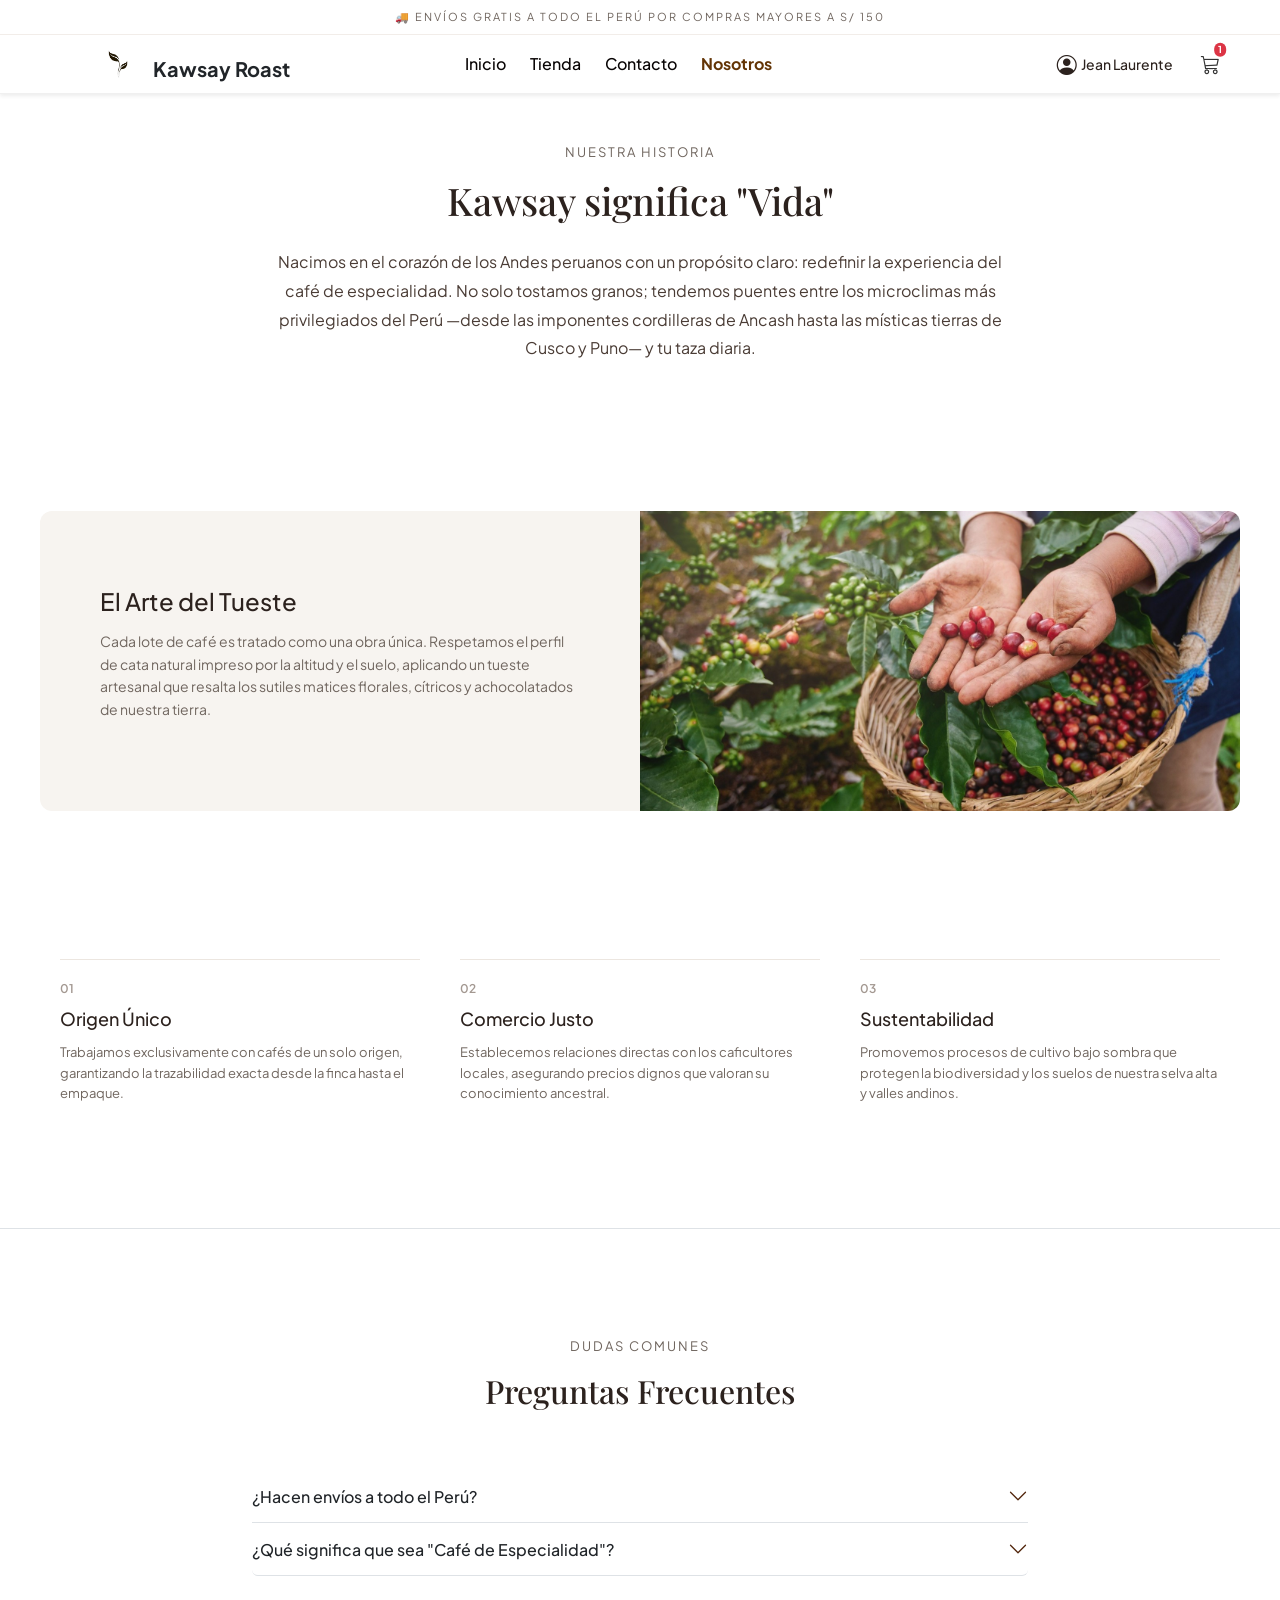
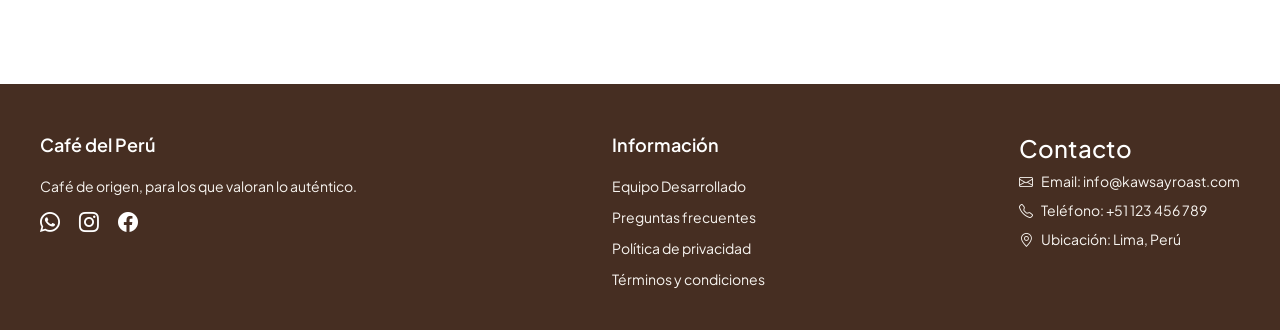
<file: html/nosotros.html>
<!DOCTYPE html>
<html lang="es">
<head>
    <meta charset="UTF-8">
    <meta name="viewport" content="width=device-width, initial-scale=1.0">
    <title>Kawsay Roast - Nosotros</title>
    
    <link href="https://fonts.googleapis.com/css2?family=Playfair+Display:wght@600;700&family=Plus+Jakarta+Sans:wght@400;500;600&display=swap" rel="stylesheet">
    <link href="https://cdn.jsdelivr.net/npm/bootstrap@5.3.3/dist/css/bootstrap.min.css" rel="stylesheet">
    <link rel="stylesheet" href="https://cdn.jsdelivr.net/npm/bootstrap-icons@1.11.3/font/bootstrap-icons.min.css">

    <link rel="stylesheet" href="../css/global.css">
    <link rel="stylesheet" href="../css/nosotros.css">
</head>
<body>

    <input type="checkbox" id="cart-toggle" class="cart-checkbox">

    <div class="barra-anuncios">
        <div id="carruselAnuncios" class="carousel slide carousel-fade" data-bs-ride="carousel" data-bs-interval="4000">
            <div class="carousel-inner text-center">
                <div class="carousel-item active">🚚 Envíos gratis a todo el Perú por compras mayores a S/ 150</div>
                <div class="carousel-item">☕ Café 100% Arábica de especialidad de orígenes únicos</div>
                <div class="carousel-item">🏔️ Tostado artesanal respetando la altitud de cada región</div>
            </div>
        </div>
    </div>

    <header class="navbar navbar-expand-lg navbar-light fixed-top shadow-sm px-3 px-md-5">
        <div class="container-fluid">
            
            <a href="index.html" class="logo-imagen navbar-brand fw-bold text-dark text-decoration-none" style="font-family: sans-serif;">
                <p>Kawsay Roast</p>
            </a>

            <div class="d-flex align-items-center order-lg-last gap-3">
                <div class="contenedor-usuario">
                    <a href="perfil.html" class="perfil-cliente d-flex align-items-center text-decoration-none">
                        <i class="bi bi-person-circle fs-5 me-1 icon-perfil"></i>
                        <span class="small name-perfil d-none d-sm-inline">Jean Laurente</span>
                    </a>
                </div>
                    
                <label for="cart-toggle" class="carrito position-relative text-dark" style="cursor: pointer; font-size: 1.2rem;">
                    <i class="bi bi-cart3"></i>
                    <span class="position-absolute top-0 start-100 translate-middle badge rounded-pill bg-danger" style="font-size: 0.6rem; padding: 0.25em 0.4em;">1</span>
                </label>

                <button class="navbar-toggler border-0 ms-2" type="button" data-bs-toggle="collapse" data-bs-target="#menuNavegacion">
                    <span class="navbar-toggler-icon"></span>
                </button>
            </div>

            <div class="collapse navbar-collapse justify-content-center" id="menuNavegacion">
                <nav class="navbar-nav navegacion gap-2 text-center my-2 my-lg-0">
                    <a href="index.html" class="nav-link">Inicio</a>
                    <a href="tienda.html" class="nav-link">Tienda</a>
                    <a href="contacto.html" class="nav-link">Contacto</a>
                    <a href="nosotros.html" class="nav-link active">Nosotros</a>
                </nav>
            </div>

        </div>
    </header>

    <div class="carrito-sidebar shadow">
        <div class="carrito-header">
            <h3>Tu Carrito</h3>
            <label for="cart-toggle" class="btn-cerrar-carrito"><i class="bi bi-x-lg"></i></label>
        </div>

        <div id="carrito-items" class="carrito-items-contenedor">
            <div style="display: flex; justify-content: space-between; margin-bottom: 15px; font-size: 14px;">
                <div>
                    <strong style="color: #2c221e;">Cajamarca Premium</strong>
                    <div style="color: #70665f; font-size: 12px;">Cant: 1 x S/ 36.00</div>
                </div>
                <span style="font-weight: 500; color: #2c221e;">S/ 36.00</span>
                <button style="background: none; border: none; color: #a39891; cursor: pointer; font-size: 20px; margin-left: 60px;">
                    <i class="bi bi-trash"></i>
                </button>
            </div>
        </div>

        <div class="carrito-footer">
            <div class="carrito-total">
                <span>Total:</span>
                <span>S/ 36.00</span>
            </div>
            <button class="btn-pagar w-100">Iniciar Compra</button>
        </div>
    </div>

    <label for="cart-toggle" id="fondo-oscuro" class="superposición-carrito"></label>

    <main id="contenedor-principal" style="padding-top: 35px; min-height: 100vh;">
        <section class="seccion-nosotros py-5 animar-entrada">
            <div class="container-minimalista">
                <span class="sub-marca">Nuestra Historia</span>
                <h1 class="titulo-nosotros">Kawsay significa "Vida"</h1>
                <p class="texto-nosotros">
                    Nacimos en el corazón de los Andes peruanos con un propósito claro: redefinir la experiencia del café de especialidad. No solo tostamos granos; tendemos puentes entre los microclimas más privilegiados del Perú —desde las imponentes cordilleras de Ancash hasta las místicas tierras de Cusco y Puno— y tu taza diaria.
                </p>
            </div>
        </section>

        <section class="filosofia-container">
            <div class="grid-filosofia">
                <div class="bloque-texto">
                    <h3>El Arte del Tueste</h3>
                    <p>Cada lote de café es tratado como una obra única. Respetamos el perfil de cata natural impreso por la altitud y el suelo, aplicando un tueste artesanal que resalta los sutiles matices florales, cítricos y achocolatados de nuestra tierra.</p>
                </div>
                <div class="bloque-imagen-nosotros"></div>
            </div>
        </section>

        <section class="pilares-seccion py-5">
            <div class="grid-pilares">
                <div class="pilar-card">
                    <span class="pilar-numero">01</span>
                    <h4>Origen Único</h4>
                    <p>Trabajamos exclusivamente con cafés de un solo origen, garantizando la trazabilidad exacta desde la finca hasta el empaque.</p>
                </div>
                <div class="pilar-card">
                    <span class="pilar-numero">02</span>
                    <h4>Comercio Justo</h4>
                    <p>Establecemos relaciones directas con los caficultores locales, asegurando precios dignos que valoran su conocimiento ancestral.</p>
                </div>
                <div class="pilar-card">
                    <span class="pilar-numero">03</span>
                    <h4>Sustentabilidad</h4>
                    <p>Promovemos procesos de cultivo bajo sombra que protegen la biodiversidad y los suelos de nuestra selva alta y valles andinos.</p>
                </div>
            </div>
        </section>

        <section class="seccion-faq py-5 border-top">
            <div class="container-minimalista">
                <span class="sub-marca">Dudas Comunes</span>
                <h2 class="titulo-nosotros" style="font-size: 32px;">Preguntas Frecuentes</h2>
            </div>
            
            <div class="accordion container" id="acordeonKawsay" style="max-width: 800px; margin-bottom: 60px;">
                <div class="accordion-item border-0 border-bottom">
                    <h2 class="accordion-header" id="headingUno">
                        <button class="accordion-button collapsed bg-transparent text-dark shadow-none py-3 px-0" 
                                type="button" data-bs-toggle="collapse" data-bs-target="#collapseUno" aria-expanded="false" aria-controls="collapseUno"
                                style="font-size: 16px; font-weight: 500;">
                            ¿Hacen envíos a todo el Perú?
                        </button>
                    </h2>
                    <div id="collapseUno" class="accordion-collapse collapse" aria-labelledby="headingUno" data-bs-parent="#acordeonKawsay">
                        <div class="accordion-body px-0 text-muted" style="font-size: 14px; line-height: 1.6;">
                            Sí, llegamos a todo el país. Los envíos dentro de Lima y las principales ciudades de provincias (como Huaraz, Cusco o Trujillo) tardan de 24 a 48 horas hábiles.
                        </div>
                    </div>
                </div>

                <div class="accordion-item border-0 border-bottom">
                    <h2 class="accordion-header" id="headingDos">
                        <button class="accordion-button collapsed bg-transparent text-dark shadow-none py-3 px-0" 
                                type="button" data-bs-toggle="collapse" data-bs-target="#collapseDos" aria-expanded="false" aria-controls="collapseDos"
                                style="font-size: 16px; font-weight: 500;">
                            ¿Qué significa que sea "Café de Especialidad"?
                        </button>
                    </h2>
                    <div id="collapseDos" class="accordion-collapse collapse" aria-labelledby="headingDos" data-bs-parent="#acordeonKawsay">
                        <div class="accordion-body px-0 text-muted" style="font-size: 14px; line-height: 1.6;">
                            Significa que cumple con estándares rigurosos de calidad, desde su recolección manual hasta un tueste artesanal, logrando una puntuación mayor a 80 puntos en taza según la SCA.
                        </div>
                    </div>
                </div>
            </div>
        </section>
    </main>

        <footer class="footer">
        <div class="footer-container">
            <div class="footer-col">
                <h3>Café del Perú</h3>
                <p>Café de origen, para los que valoran lo auténtico.</p>
                <div class="social-icons">
                    <a href="https://web.whatsapp.com" target="_blank"><i class="bi bi-whatsapp text-white fs-5 me-3"></i></a>
                    <a href="https://www.instagram.com" target="_blank"><i class="bi bi-instagram text-white fs-5 me-3"></i></a>
                    <a href="https://web.facebook.com" target="_blank"><i class="bi bi-facebook text-white fs-5"></i></a>
                </div>
            </div>
            <div class="footer-col">
                <h3>Información</h3>
                <ul class="p-0 m-0" style="list-style: none;">
                    <li><a href="desarrollo.html">Equipo Desarrollado</a></li>
                    <li><a href="nosotros.html">Preguntas frecuentes</a></li>
                    <li><a href="PdP.html">Política de privacidad</a></li>
                    <li><a href="TyC.html">Términos y condiciones</a></li>
                </ul>
            </div>
            <div class="footer-col">
                    <h4 class="footer-col-title">Contacto</h4>
                    <ul class="footer-contacts p-0" style="list-style: none;">
                        <li class="footer-contact-item mb-2">
                            <i class="bi bi-envelope me-2"></i><span>Email: info@kawsayroast.com</span>
                        </li>
                        <li class="footer-contact-item mb-2">
                            <i class="bi bi-telephone me-2"></i><span>Teléfono: +51 123 456 789</span>
                        </li>
                        <li class="footer-contact-item">
                            <i class="bi bi-geo-alt me-2"></i><span>Ubicación: Lima, Perú</span>
                        </li>
                    </ul>
                </div>
        </div>
    </footer>

    <script src="https://cdn.jsdelivr.net/npm/bootstrap@5.3.3/dist/js/bootstrap.bundle.min.js"></script>
</body>
</html>
</file>
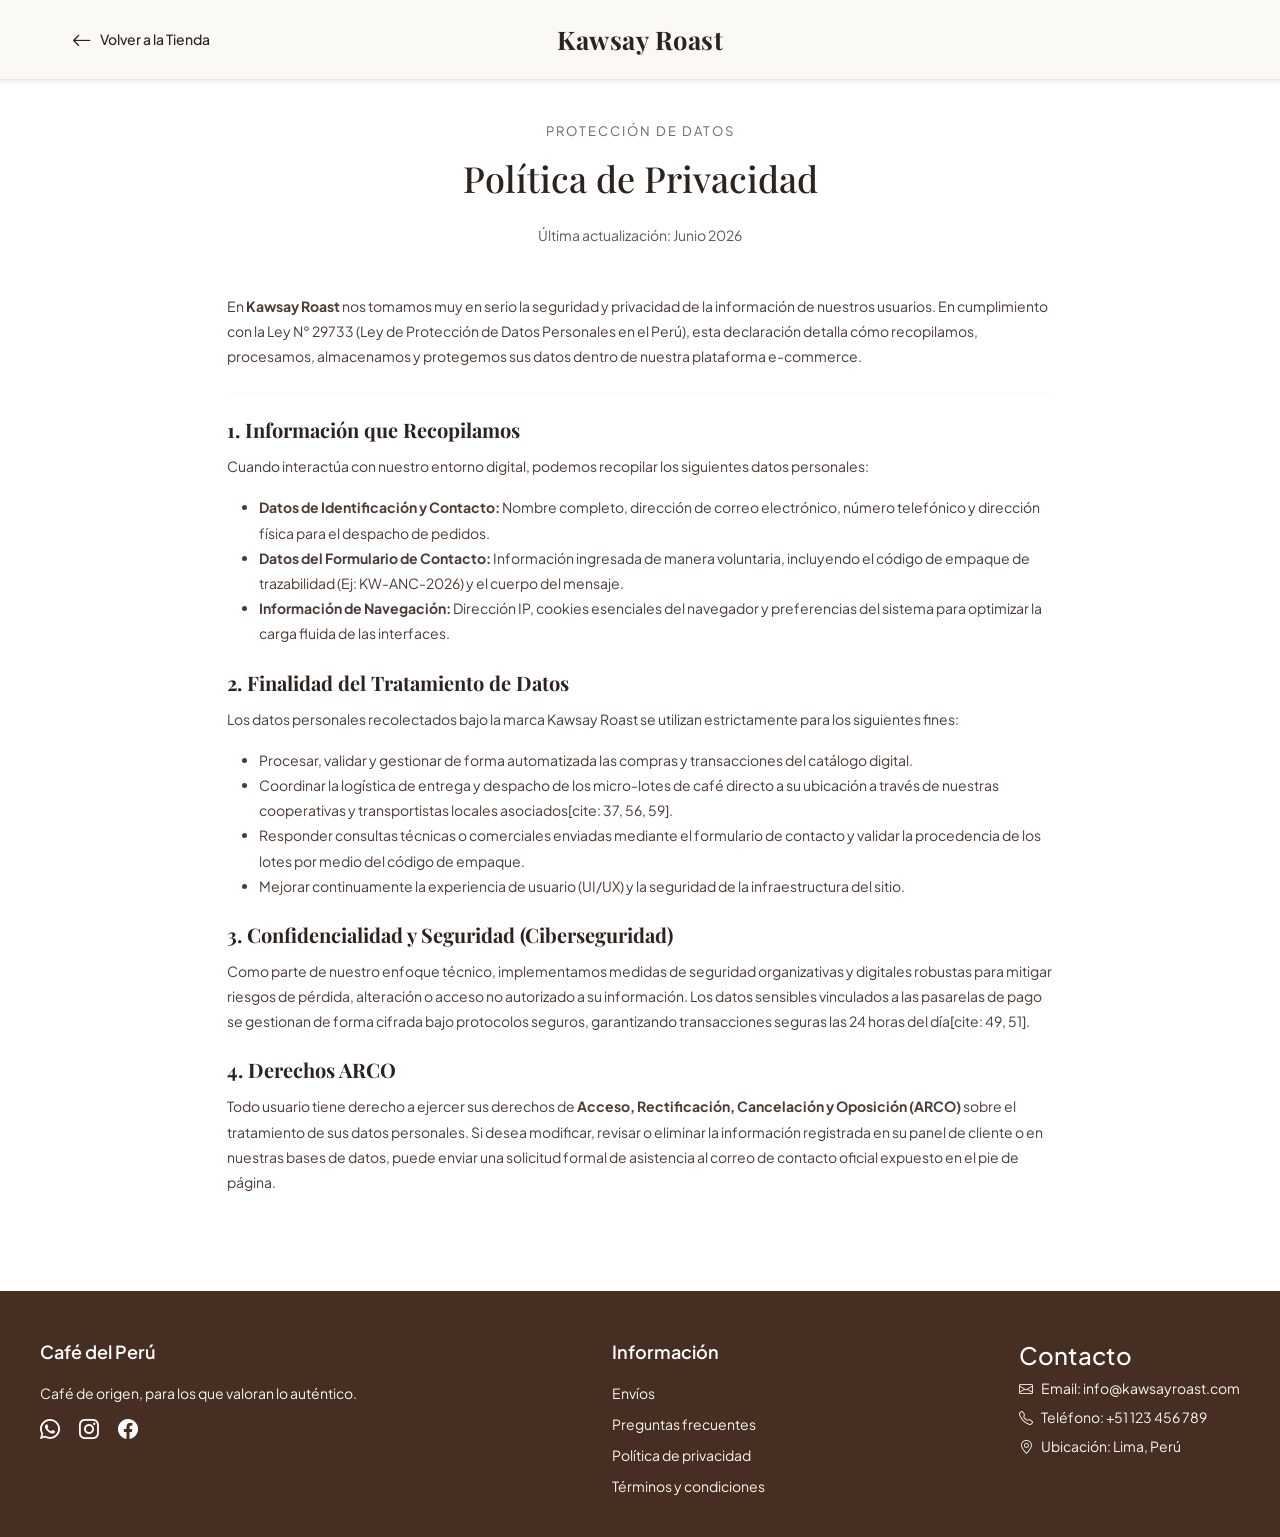
<file: html/PdP.html>
<!DOCTYPE html>
<html lang="es">
<head>
    <meta charset="UTF-8">
    <meta name="viewport" content="width=device-width, initial-scale=1.0">
    <title>Política de Privacidad | Kawsay Roast</title>
    
    <link href="https://fonts.googleapis.com/css2?family=Playfair+Display:wght@600;700&family=Plus+Jakarta+Sans:wght@400;500;600&display=swap" rel="stylesheet">
    <link href="https://cdn.jsdelivr.net/npm/bootstrap@5.3.3/dist/css/bootstrap.min.css" rel="stylesheet">
    <link rel="stylesheet" href="https://cdn.jsdelivr.net/npm/bootstrap-icons@1.11.3/font/bootstrap-icons.min.css">

    <link rel="stylesheet" href="../css/global.css">
    <link rel="stylesheet" href="../css/nosotros.css">
</head>
<body>
<header class="navbar fixed-top shadow-sm px-3 px-md-5" style="background-color: #fbf9f6; border-bottom: 1px solid #ece6e0; height: 80px; top: 0 !important;">
        <div class="container-fluid d-flex align-items-center justify-content-between position-relative h-100">
            
            <div class="header-action-back">
                <a href="index.html" class="perfil-cliente d-flex align-items-center text-decoration-none small fw-medium" style="color: #2c221e; gap: 8px;">
                    <i class="bi bi-arrow-left fs-5" style="color: #2c221e;"></i>
                    <span class="d-none d-md-inline" style="color: #2c221e;">Volver a la Tienda</span>
                </a>
            </div>

            <div class="header-brand-center position-absolute start-50 translate-middle-x text-center" style="width: auto;">
                <a href="index.html" class="text-decoration-none d-block">
                    <span style="font-family: 'Playfair Display', Georgia, serif; font-size: 1.6rem; font-weight: 700; color: #2c221e; white-space: nowrap; letter-spacing: 0.5px;">Kawsay Roast</span>
                </a>
            </div>

            <div style="width: 140px;" class="d-none d-md-block"></div>
            
        </div>
    </header>

    <main id="contenedor-principal" style="padding-top: 50px; min-height: 100vh; background-color: #ffffff;">
        <section class="py-5 animar-entrada">
            <div class="container py-4" style="max-width: 850px;">
                
                <div class="text-center mb-5">
                    <span class="sub-marca">Protección de Datos</span>
                    <h1 class="titulo-nosotros" style="font-size: 36px;">Política de Privacidad</h1>
                    <p class="text-muted small">Última actualización: Junio 2026</p>
                </div>

                <div class="content-legal" style="font-size: 14px; color: #4a3c35; line-height: 1.8;">
                    
                    <p class="mb-4">
                        En <strong>Kawsay Roast</strong> nos tomamos muy en serio la seguridad y privacidad de la información de nuestros usuarios. En cumplimiento con la Ley N° 29733 (Ley de Protección de Datos Personales en el Perú), esta declaración detalla cómo recopilamos, procesamos, almacenamos y protegemos sus datos dentro de nuestra plataforma e-commerce.
                    </p>

                    <hr class="my-4" style="border-color: #ece6e0;">

                    <div class="mb-4">
                        <h4 style="font-family: 'Playfair Display'; color: #2c221e; font-weight: 700; font-size: 20px; margin-bottom: 12px;">1. Información que Recopilamos</h4>
                        <p>Cuando interactúa con nuestro entorno digital, podemos recopilar los siguientes datos personales:</p>
                        <ul>
                            <li><strong>Datos de Identificación y Contacto:</strong> Nombre completo, dirección de correo electrónico, número telefónico y dirección física para el despacho de pedidos.</li>
                            <li><strong>Datos del Formulario de Contacto:</strong> Información ingresada de manera voluntaria, incluyendo el código de empaque de trazabilidad (Ej: KW-ANC-2026) y el cuerpo del mensaje.</li>
                            <li><strong>Información de Navegación:</strong> Dirección IP, cookies esenciales del navegador y preferencias del sistema para optimizar la carga fluida de las interfaces.</li>
                        </ul>
                    </div>

                    <div class="mb-4">
                        <h4 style="font-family: 'Playfair Display'; color: #2c221e; font-weight: 700; font-size: 20px; margin-bottom: 12px;">2. Finalidad del Tratamiento de Datos</h4>
                        <p>Los datos personales recolectados bajo la marca Kawsay Roast se utilizan estrictamente para los siguientes fines:</p>
                        <ul>
                            <li>Procesar, validar y gestionar de forma automatizada las compras y transacciones del catálogo digital.</li>
                            <li>Coordinar la logística de entrega y despacho de los micro-lotes de café directo a su ubicación a través de nuestras cooperativas y transportistas locales asociados[cite: 37, 56, 59].</li>
                            <li>Responder consultas técnicas o comerciales enviadas mediante el formulario de contacto y validar la procedencia de los lotes por medio del código de empaque.</li>
                            <li>Mejorar continuamente la experiencia de usuario (UI/UX) y la seguridad de la infraestructura del sitio.</li>
                        </ul>
                    </div>

                    <div class="mb-4">
                        <h4 style="font-family: 'Playfair Display'; color: #2c221e; font-weight: 700; font-size: 20px; margin-bottom: 12px;">3. Confidencialidad y Seguridad (Ciberseguridad)</h4>
                        <p>
                            Como parte de nuestro enfoque técnico, implementamos medidas de seguridad organizativas y digitales robustas para mitigar riesgos de pérdida, alteración o acceso no autorizado a su información. Los datos sensibles vinculados a las pasarelas de pago se gestionan de forma cifrada bajo protocolos seguros, garantizando transacciones seguras las 24 horas del día[cite: 49, 51].
                        </p>
                    </div>

                    <div class="mb-4">
                        <h4 style="font-family: 'Playfair Display'; color: #2c221e; font-weight: 700; font-size: 20px; margin-bottom: 12px;">4. Derechos ARCO</h4>
                        <p>
                            Todo usuario tiene derecho a ejercer sus derechos de <strong>Acceso, Rectificación, Cancelación y Oposición (ARCO)</strong> sobre el tratamiento de sus datos personales. Si desea modificar, revisar o eliminar la información registrada en su panel de cliente o en nuestras bases de datos, puede enviar una solicitud formal de asistencia al correo de contacto oficial expuesto en el pie de página.
                        </p>
                    </div>

                </div>

            </div>
        </section>
    </main>

    <footer class="footer">
        <div class="footer-container">
            <div class="footer-col">
                <h3>Café del Perú</h3>
                <p>Café de origen, para los que valoran lo auténtico.</p>
                <div class="social-icons">
                    <a href="https://web.whatsapp.com" target="_blank"><i class="bi bi-whatsapp text-white fs-5 me-3"></i></a>
                    <a href="https://www.instagram.com" target="_blank"><i class="bi bi-instagram text-white fs-5 me-3"></i></a>
                    <a href="https://web.facebook.com" target="_blank"><i class="bi bi-facebook text-white fs-5"></i></a>
                </div>
            </div>
            <div class="footer-col">
                <h3>Información</h3>
                <ul class="p-0 m-0" style="list-style: none;">
                    <li><a href="#">Envíos</a></li>
                    <li><a href="nosotros.html">Preguntas frecuentes</a></li>
                    <li><a href="privacidad.html">Política de privacidad</a></li>
                    <li><a href="terminos.html">Términos y condiciones</a></li>
                </ul>
            </div>
            <div class="footer-col">
                <h4 class="footer-col-title">Contacto</h4>
                <ul class="footer-contacts p-0" style="list-style: none;">
                    <li class="footer-contact-item mb-2">
                        <i class="bi bi-envelope me-2"></i><span>Email: info@kawsayroast.com</span>
                    </li>
                    <li class="footer-contact-item mb-2">
                        <i class="bi bi-telephone me-2"></i><span>Teléfono: +51 123 456 789</span>
                    </li>
                    <li class="footer-contact-item">
                        <i class="bi bi-geo-alt me-2"></i><span>Ubicación: Lima, Perú</span>
                    </li>
                </ul>
            </div>
        </div>
    </footer>

    <script src="https://cdn.jsdelivr.net/npm/bootstrap@5.3.3/dist/js/bootstrap.bundle.min.js"></script>
</body>
</html>
</file>
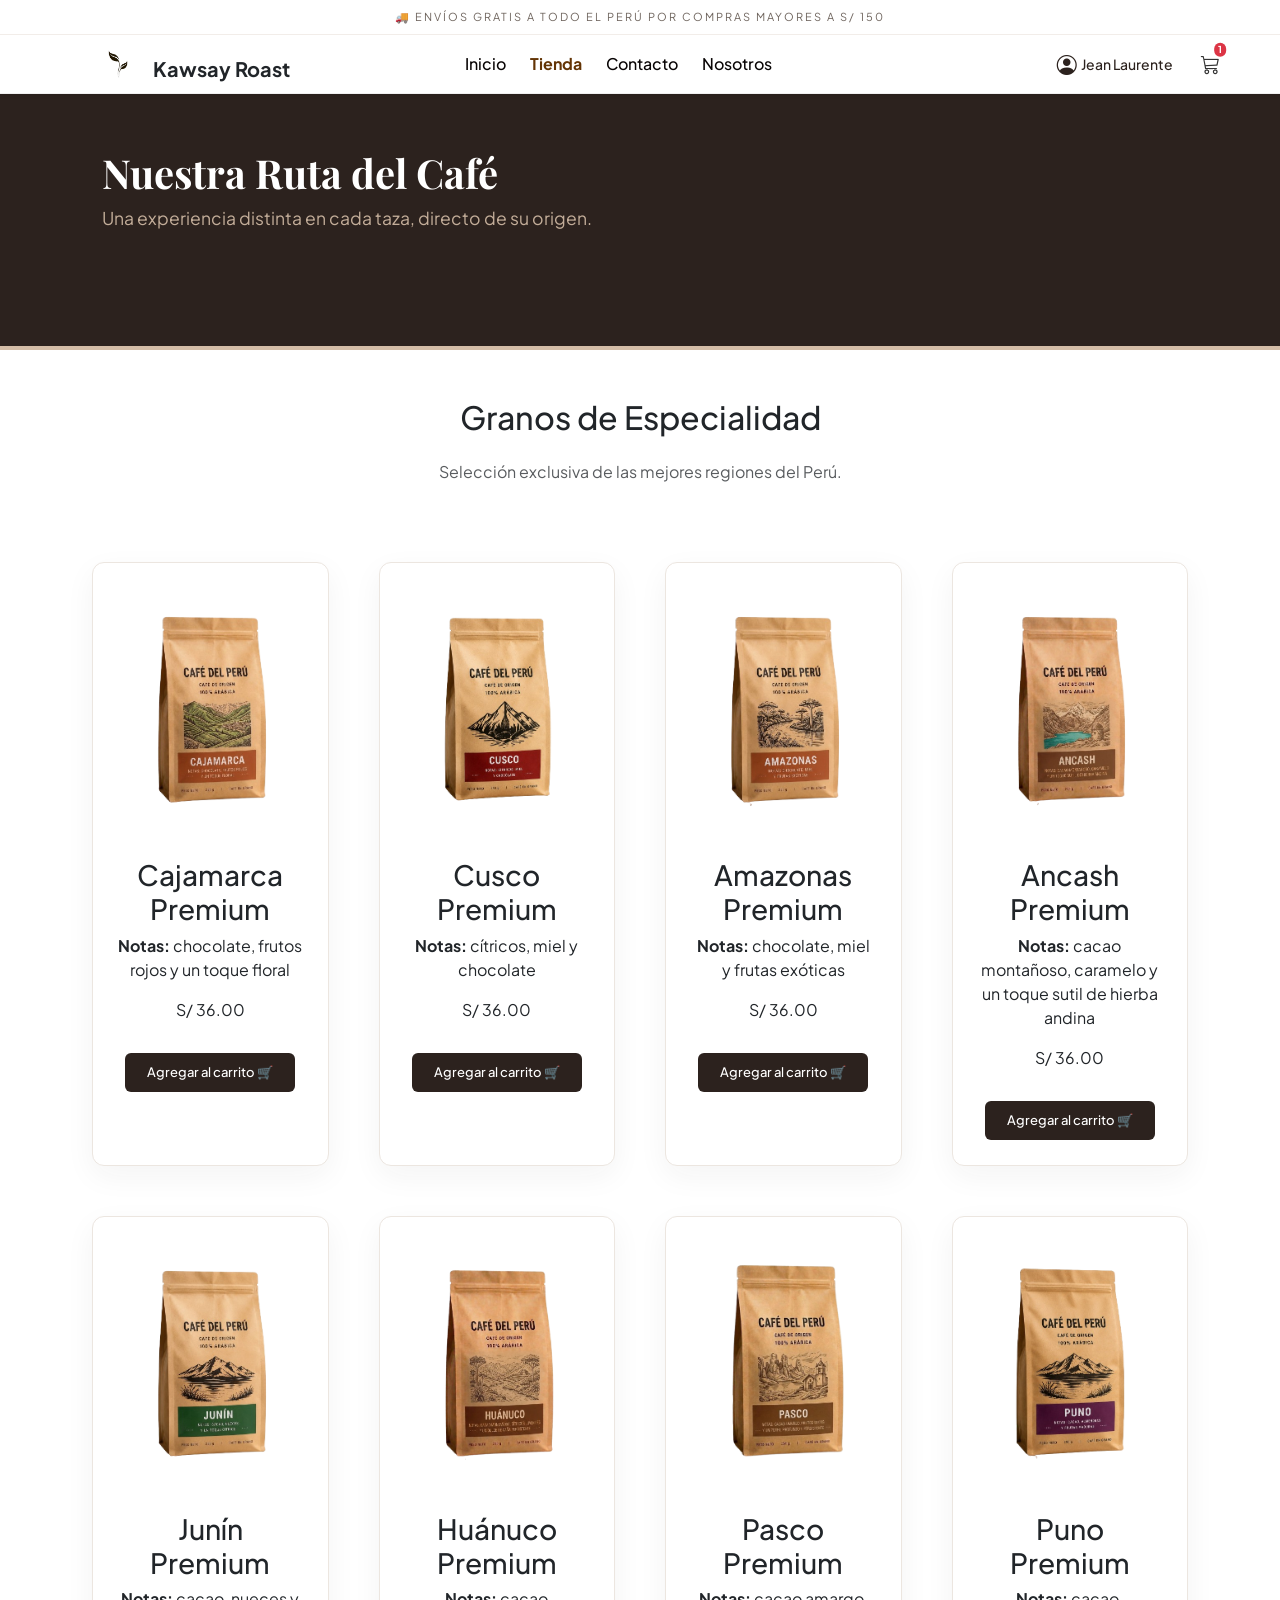
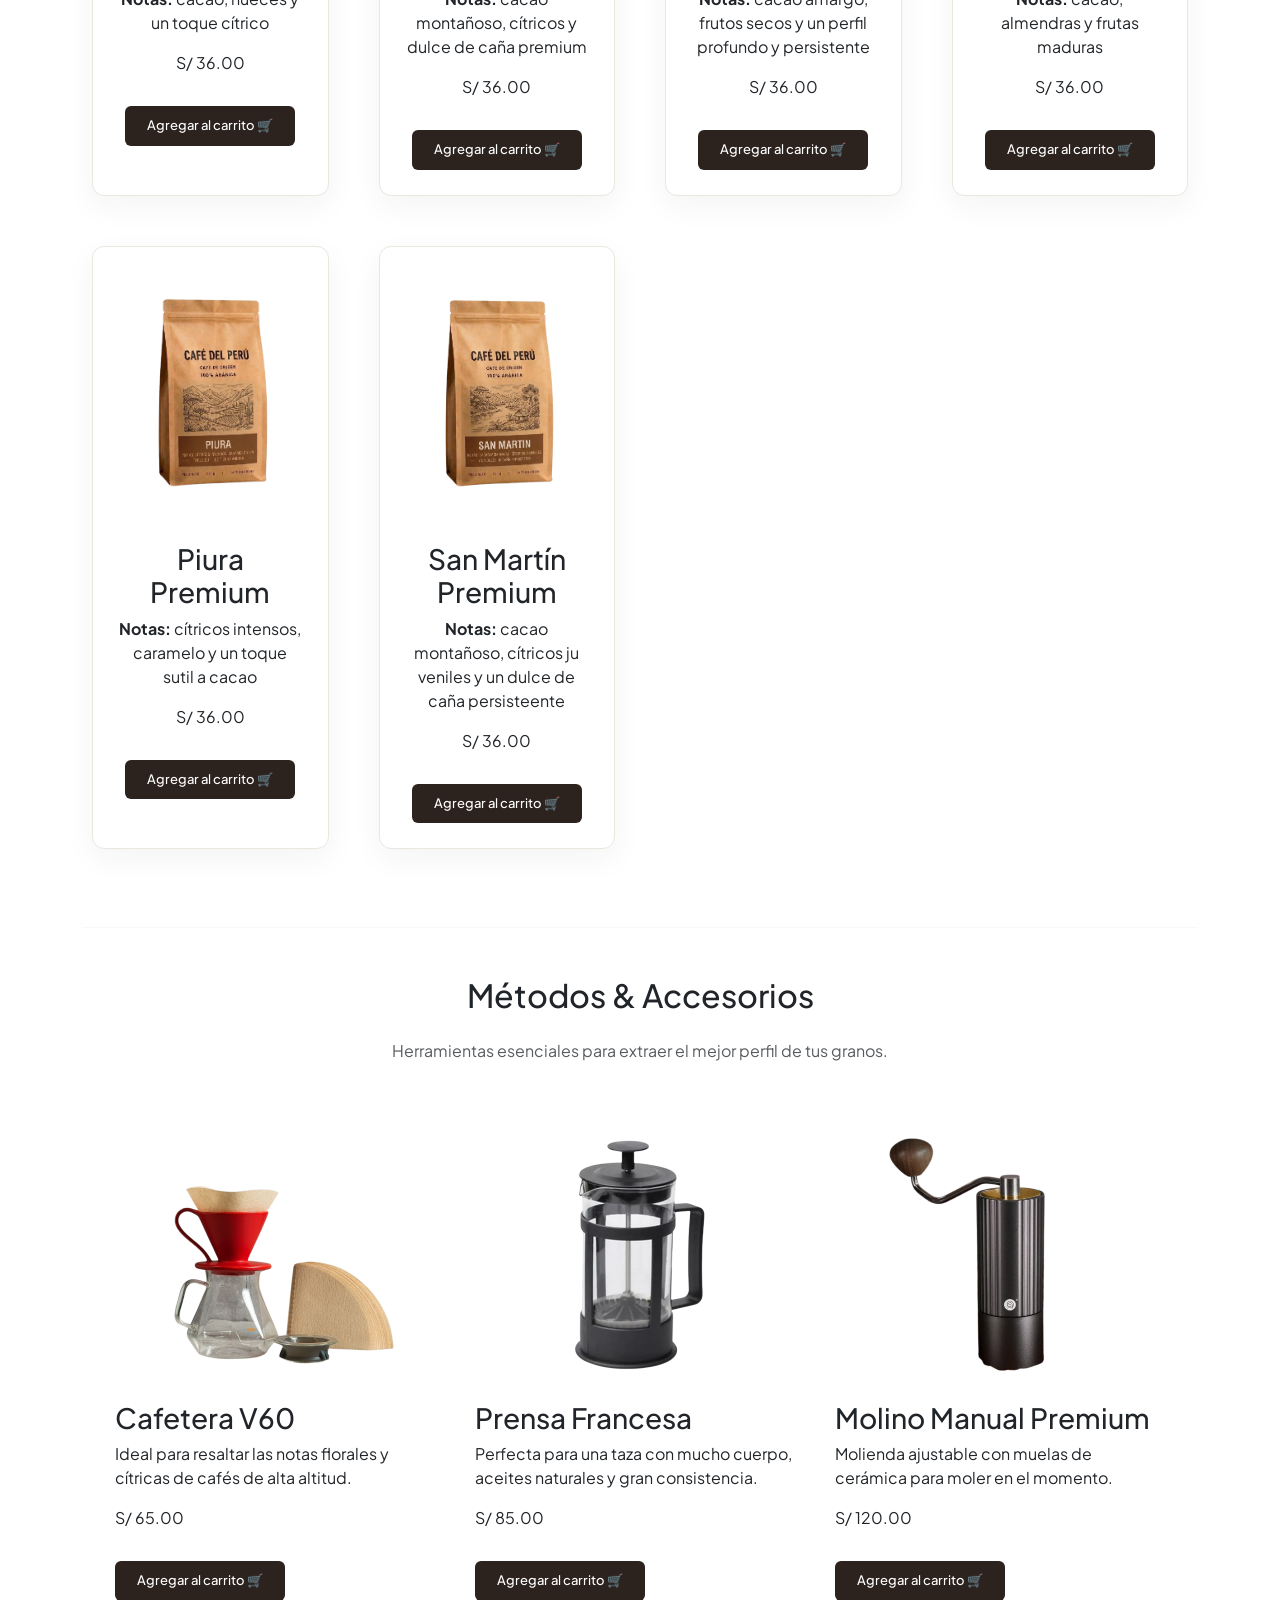
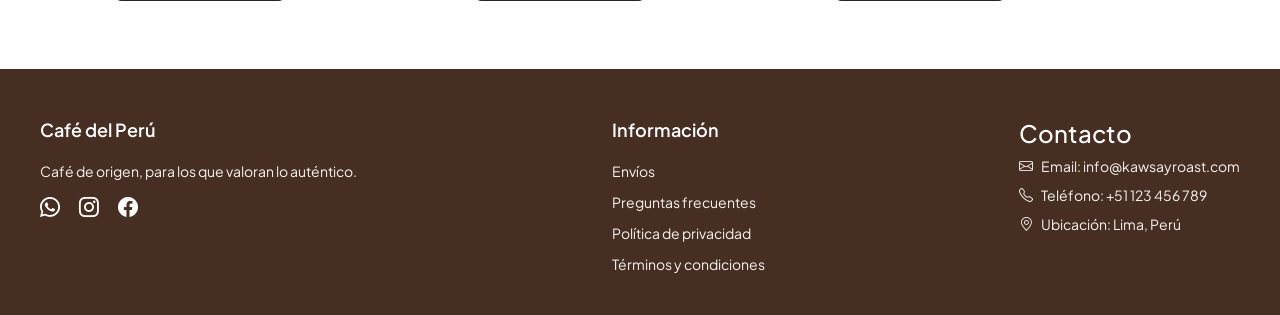
<file: html/tienda.html>
<!DOCTYPE html>
<html lang="es">
<head>
    <meta charset="UTF-8">
    <meta name="viewport" content="width=device-width, initial-scale=1.0">
    <title>Kawsay Roast - Tienda</title>
    
    <link href="https://fonts.googleapis.com/css2?family=Playfair+Display:wght@600;700&family=Plus+Jakarta+Sans:wght@400;500;600&display=swap" rel="stylesheet">
    <link href="https://cdn.jsdelivr.net/npm/bootstrap@5.3.3/dist/css/bootstrap.min.css" rel="stylesheet">
    <link rel="stylesheet" href="https://cdn.jsdelivr.net/npm/bootstrap-icons@1.11.3/font/bootstrap-icons.min.css">

    <link rel="stylesheet" href="../css/global.css">
    <link rel="stylesheet" href="../css/tienda.css">
</head>
<body>

    <input type="checkbox" id="cart-toggle" class="cart-checkbox">

    <div class="barra-anuncios">
        <div id="carruselAnuncios" class="carousel slide carousel-fade" data-bs-ride="carousel" data-bs-interval="4000">
            <div class="carousel-inner text-center">
                <div class="carousel-item active">🚚 Envíos gratis a todo el Perú por compras mayores a S/ 150</div>
                <div class="carousel-item">☕ Café 100% Arábica de especialidad de orígenes únicos</div>
                <div class="carousel-item">🏔️ Tostado artesanal respetando la altitud de cada región</div>
            </div>
        </div>
    </div>

    <header class="navbar navbar-expand-lg navbar-light fixed-top shadow-sm px-3 px-md-5">
        <div class="container-fluid">
            <a href="../inicio/index.html" class="logo-imagen navbar-brand fw-bold text-dark text-decoration-none" style="font-family: sans-serif; background-image: url('../fotos/logo.png');">
                <p>Kawsay Roast</p>
            </a>
            <div class="d-flex align-items-center order-lg-last gap-3">
                <div class="contenedor-usuario">
                    <a href="../perfil/perfil.html" class="perfil-cliente d-flex align-items-center text-decoration-none">
                        <i class="bi bi-person-circle fs-5 me-1 icon-perfil"></i>
                        <span class="small name-perfil d-none d-sm-inline">Jean Laurente</span>
                    </a>
                </div>
                <label for="cart-toggle" class="carrito position-relative text-dark" style="cursor: pointer; font-size: 1.2rem;">
                    <i class="bi bi-cart3"></i>
                    <span class="position-absolute top-0 start-100 translate-middle badge rounded-pill bg-danger" style="font-size: 0.6rem; padding: 0.25em 0.4em;">1</span>
                </label>
                <button class="navbar-toggler border-0 ms-2" type="button" data-bs-toggle="collapse" data-bs-target="#menuNavegacion">
                    <span class="navbar-toggler-icon"></span>
                </button>
            </div>
            <div class="collapse navbar-collapse justify-content-center" id="menuNavegacion">
                <nav class="navbar-nav navegacion gap-2 text-center my-2 my-lg-0">
                    <a href="index.html" class="nav-link">Inicio</a>
                    <a href="tienda.html" class="nav-link active">Tienda</a>
                    <a href="contacto.html" class="nav-link">Contacto</a>
                    <a href="nosotros.html" class="nav-link">Nosotros</a>
                </nav>
            </div>
        </div>
    </header>

    <div class="carrito-sidebar shadow">
        <div class="carrito-header">
            <h3>Tu Carrito</h3>
            <label for="cart-toggle" class="btn-cerrar-carrito"><i class="bi bi-x-lg"></i></label>
        </div>
        <div id="carrito-items" class="carrito-items-contenedor">
            <div style="display: flex; justify-content: space-between; margin-bottom: 15px; font-size: 14px;">
                <div>
                    <strong style="color: #2c221e;">Cajamarca Premium</strong>
                    <div style="color: #70665f; font-size: 12px;">Cant: 1 x S/ 36.00</div>
                </div>
                <span style="font-weight: 500; color: #2c221e;">S/ 36.00</span>
                <button style="background: none; border: none; color: #a39891; cursor: pointer; font-size: 20px; margin-left: 60px;">
                    <i class="bi bi-trash"></i>
                </button>
            </div>
        </div>
        <div class="carrito-footer">
            <div class="carrito-total">
                <span>Total:</span>
                <span>S/ 36.00</span>
            </div>
            <button class="btn-pagar w-100">Iniciar Compra</button>
        </div>
    </div>

    <label for="cart-toggle" id="fondo-oscuro" class="superposición-carrito"></label>

    <main id="contenedor-principal" style="padding-top: 35px; min-height: 100vh;">
        <section class="cabecera-tienda">
            <div class="contenido-tienda">
                <h1>Nuestra Ruta del Café</h1>
                <p>Una experiencia distinta en cada taza, directo de su origen.</p>
            </div>
        </section>

        <section id="menu" class="seccion-menu py-5">
            <div class="container">

                <h2 class="text-center mb-4">Granos de Especialidad</h2>
                <p class="text-center text-muted mb-5">Selección exclusiva de las mejores regiones del Perú.</p>
                
                <div class="seccion-productos mb-5">
                    <div class="productoss">
                        <div class="imagen-cafe cafe-cajam"></div>
                        <h3>Cajamarca Premium</h3>
                        <p class="notas"><strong>Notas:</strong> chocolate, frutos rojos y un toque floral</p>
                        <p class="precio">S/ 36.00</p>
                        <button class="btn-carrito">Agregar al carrito 🛒</button>
                    </div>
                    <div class="productoss">
                        <div class="imagen-cafe cafe-cusco"></div>
                        <h3>Cusco Premium</h3>
                        <p class="notas"><strong>Notas:</strong> cítricos, miel y chocolate</p>
                        <p class="precio">S/ 36.00</p>
                        <button class="btn-carrito">Agregar al carrito 🛒</button>
                    </div>
                    <div class="productoss">
                        <div class="imagen-cafe cafe-amaz"></div>
                        <h3>Amazonas Premium</h3>
                        <p class="notas"><strong>Notas:</strong> chocolate, miel y frutas exóticas</p>
                        <p class="precio">S/ 36.00</p>
                        <button class="btn-carrito">Agregar al carrito 🛒</button>
                    </div>
                    <div class="productoss">
                        <div class="imagen-cafe cafe-ancash"></div>
                        <h3>Ancash Premium</h3>
                        <p class="notas"><strong>Notas:</strong> cacao montañoso, caramelo y un toque sutil de hierba andina</p>
                        <p class="precio">S/ 36.00</p>
                        <button class="btn-carrito">Agregar al carrito 🛒</button>
                    </div>
                    <div class="productoss">
                        <div class="imagen-cafe cafe-junin"></div>
                        <h3>Junín Premium</h3>
                        <p class="notas"><strong>Notas:</strong> cacao, nueces y un toque cítrico</p>
                        <p class="precio">S/ 36.00</p>
                        <button class="btn-carrito">Agregar al carrito 🛒</button>
                    </div>
                    <div class="productoss">
                        <div class="imagen-cafe cafe-huanu"></div>
                        <h3>Huánuco Premium</h3>
                        <p class="notas"><strong>Notas:</strong> cacao montañoso, cítricos y dulce de caña premium</p>
                        <p class="precio">S/ 36.00</p>
                        <button class="btn-carrito">Agregar al carrito 🛒</button>
                    </div>
                    <div class="productoss">
                        <div class="imagen-cafe cafe-pasco"></div>
                        <h3>Pasco Premium</h3>
                        <p class="notas"><strong>Notas:</strong> cacao amargo, frutos secos y un perfil profundo y persistente</p>
                        <p class="precio">S/ 36.00</p>
                        <button class="btn-carrito">Agregar al carrito 🛒</button>
                    </div>
                    <div class="productoss">
                        <div class="imagen-cafe cafe-puno"></div>
                        <h3>Puno Premium</h3>
                        <p class="notas"><strong>Notas:</strong> cacao, almendras y frutas maduras</p>
                        <p class="precio">S/ 36.00</p>
                        <button class="btn-carrito">Agregar al carrito 🛒</button>
                    </div>
                    <div class="productoss">
                        <div class="imagen-cafe cafe-piura"></div>
                        <h3>Piura Premium</h3>
                        <p class="notas"><strong>Notas:</strong> cítricos intensos, caramelo y un toque sutil a cacao</p>
                        <p class="precio">S/ 36.00</p>
                        <button class="btn-carrito">Agregar al carrito 🛒</button>
                    </div>
                    <div class="productoss" >
                        <div class="imagen-cafe cafe-sanmar"></div>
                        <h3>San Martín Premium</h3>
                        <p class="notas"><strong>Notas:</strong> cacao montañoso, cítricos ju veniles y un dulce de caña persisteente</p>
                        <p class="precio">S/ 36.00</p>
                        <button class="btn-carrito">Agregar al carrito 🛒</button>
                    </div>
                </div>
                
                <hr class="my-5" style="border-color: #ece6e0;">

                <h2 class="text-center mb-4">Métodos & Accesorios</h2>
                <p class="text-center text-muted mb-5">Herramientas esenciales para extraer el mejor perfil de tus granos.</p>

                <div class="catalogo-accesorios">
                    <div class="productoss">
                        <div class="imagen-cafe metodo-v60"></div>
                        <h3>Cafetera V60</h3>
                        <p class="notas">Ideal para resaltar las notas florales y cítricas de cafés de alta altitud.</p>
                        <p class="precio">S/ 65.00</p>
                        <button class="btn-carrito">Agregar al carrito 🛒</button>
                    </div>
                    <div class="productoss">
                        <div class="imagen-cafe metodo-prensa"></div>
                        <h3>Prensa Francesa</h3>
                        <p class="notas">Perfecta para una taza con mucho cuerpo, aceites naturales y gran consistencia.</p>
                        <p class="precio">S/ 85.00</p>
                        <button class="btn-carrito">Agregar al carrito 🛒</button>
                    </div>
                    <div class="productoss">
                        <div class="imagen-cafe metodo-molino"></div>
                        <h3>Molino Manual Premium</h3>
                        <p class="notas">Molienda ajustable con muelas de cerámica para moler en el momento.</p>
                        <p class="precio">S/ 120.00</p>
                        <button class="btn-carrito">Agregar al carrito 🛒</button>
                    </div>
                </div>
            </div>
        </section>
    </main>

        <footer class="footer">
        <div class="footer-container">
            <div class="footer-col">
                <h3>Café del Perú</h3>
                <p>Café de origen, para los que valoran lo auténtico.</p>
                <div class="social-icons">
                    <a href="https://web.whatsapp.com" target="_blank"><i class="bi bi-whatsapp text-white fs-5 me-3"></i></a>
                    <a href="https://www.instagram.com" target="_blank"><i class="bi bi-instagram text-white fs-5 me-3"></i></a>
                    <a href="https://web.facebook.com" target="_blank"><i class="bi bi-facebook text-white fs-5"></i></a>
                </div>
            </div>
            <div class="footer-col">
                <h3>Información</h3>
                <ul class="p-0 m-0" style="list-style: none;">
                    <li><a href="#">Envíos</a></li>
                    <li><a href="nosotros.html">Preguntas frecuentes</a></li>
                    <li><a href="PdP.html">Política de privacidad</a></li>
                    <li><a href="TyC.html">Términos y condiciones</a></li>
                </ul>
            </div>
            <div class="footer-col">
                    <h4 class="footer-col-title">Contacto</h4>
                    <ul class="footer-contacts p-0" style="list-style: none;">
                        <li class="footer-contact-item mb-2">
                            <i class="bi bi-envelope me-2"></i><span>Email: info@kawsayroast.com</span>
                        </li>
                        <li class="footer-contact-item mb-2">
                            <i class="bi bi-telephone me-2"></i><span>Teléfono: +51 123 456 789</span>
                        </li>
                        <li class="footer-contact-item">
                            <i class="bi bi-geo-alt me-2"></i><span>Ubicación: Lima, Perú</span>
                        </li>
                    </ul>
                </div>
        </div>
    </footer>

    <script src="https://cdn.jsdelivr.net/npm/bootstrap@5.3.3/dist/js/bootstrap.bundle.min.js"></script>
</body>
</html>
</file>
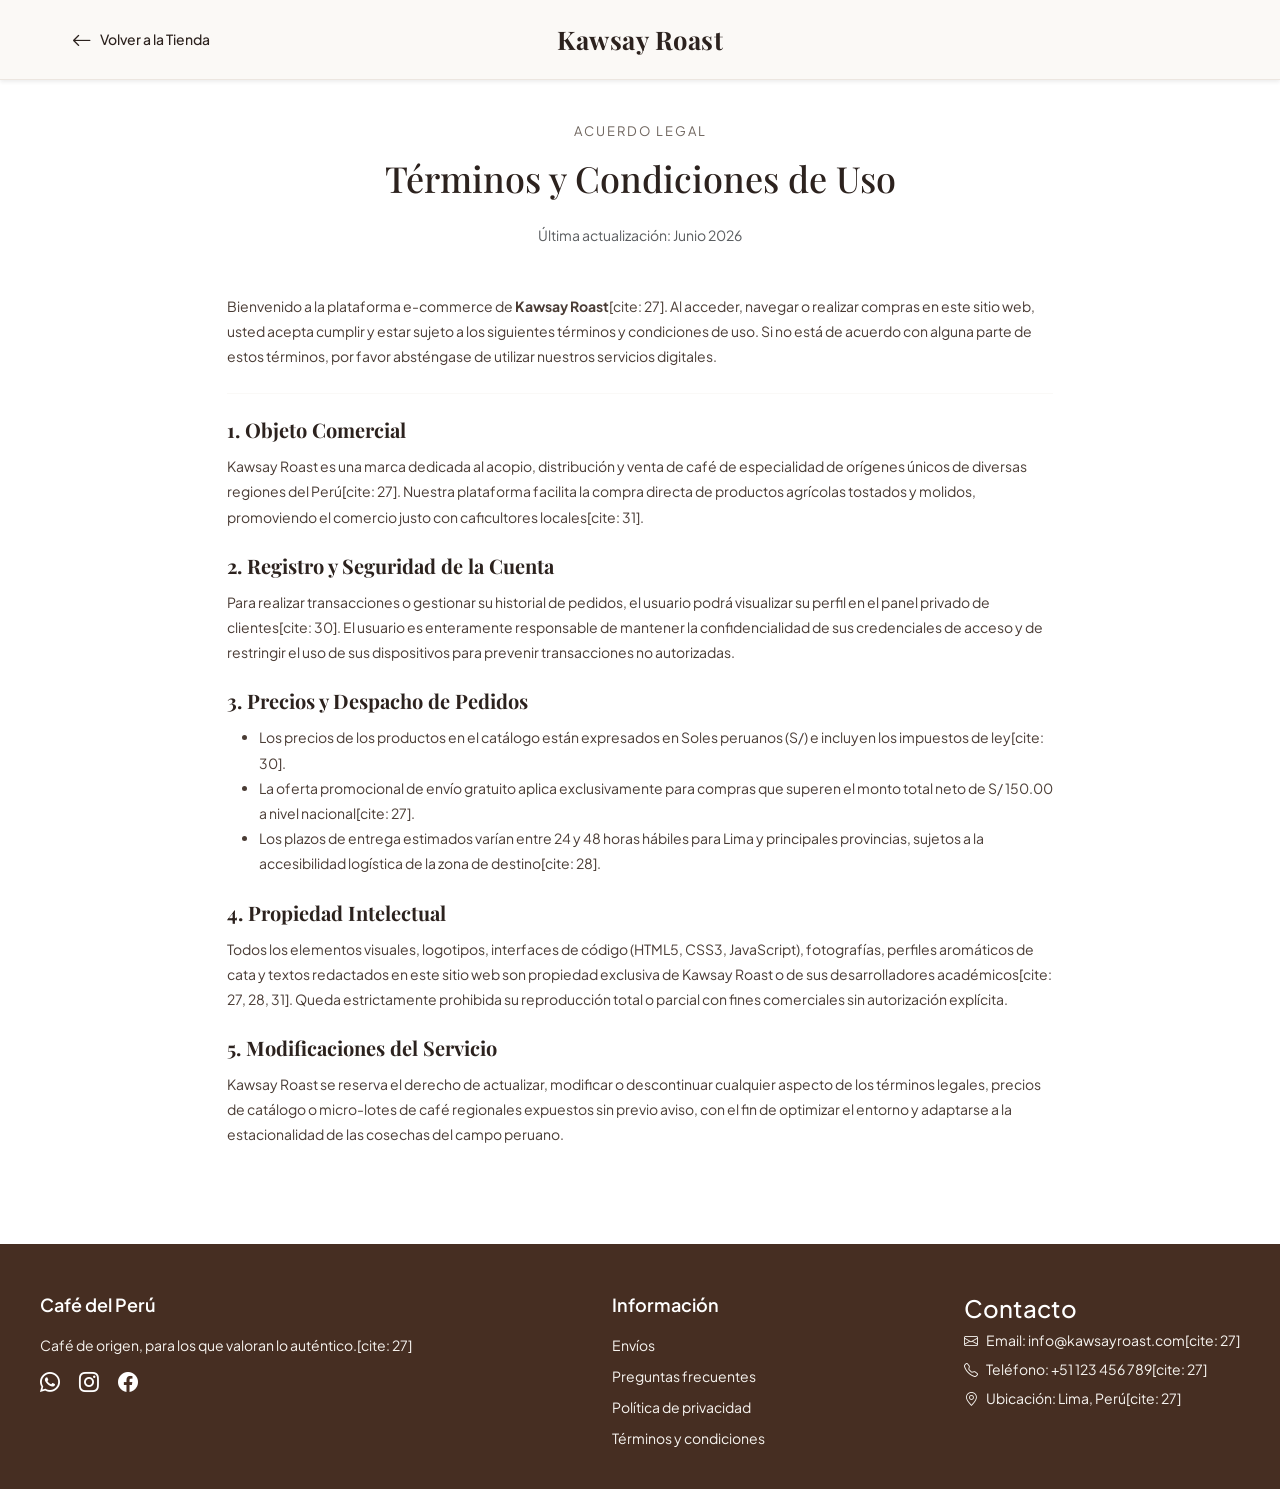
<file: html/TyC.html>
<!DOCTYPE html>
<html lang="es ">
<head>
    <meta charset="UTF-8">
    <meta name="viewport" content="width=device-width, initial-scale=1.0">
    <title>Términos y Condiciones | Kawsay Roast</title>
    
    <link href="https://fonts.googleapis.com/css2?family=Playfair+Display:wght@600;700&family=Plus+Jakarta+Sans:wght@400;500;600&display=swap" rel="stylesheet">
    <link href="https://cdn.jsdelivr.net/npm/bootstrap@5.3.3/dist/css/bootstrap.min.css" rel="stylesheet">
    <link rel="stylesheet" href="https://cdn.jsdelivr.net/npm/bootstrap-icons@1.11.3/font/bootstrap-icons.min.css">

    <link rel="stylesheet" href="../css/global.css">
    <link rel="stylesheet" href="../css/nosotros.css">
</head>
<body>

    <header class="navbar fixed-top shadow-sm px-3 px-md-5" style="background-color: #fbf9f6; border-bottom: 1px solid #ece6e0; height: 80px; top: 0 !important;">
        <div class="container-fluid d-flex align-items-center justify-content-between position-relative h-100">
            
            <div class="header-action-back">
                <a href="index.html" class="perfil-cliente d-flex align-items-center text-decoration-none small fw-medium" style="color: #2c221e; gap: 8px;">
                    <i class="bi bi-arrow-left fs-5" style="color: #2c221e;"></i>
                    <span class="d-none d-md-inline" style="color: #2c221e;">Volver a la Tienda</span>
                </a>
            </div>

            <div class="header-brand-center position-absolute start-50 translate-middle-x text-center" style="width: auto;">
                <a href="index.html" class="text-decoration-none d-block">
                    <span style="font-family: 'Playfair Display', Georgia, serif; font-size: 1.6rem; font-weight: 700; color: #2c221e; white-space: nowrap; letter-spacing: 0.5px;">Kawsay Roast</span>
                </a>
            </div>

            <div style="width: 140px;" class="d-none d-md-block"></div>
            
        </div>
    </header>

    <main id="contenedor-principal" style="padding-top: 50px; min-height: 100vh; background-color: #ffffff;">
        <section class="py-5 animar-entrada">
            <div class="container py-4" style="max-width: 850px;">

                <div class="text-center mb-5">
                    <span class="sub-marca">Acuerdo Legal</span>
                    <h1 class="titulo-nosotros" style="font-size: 36px;">Términos y Condiciones de Uso</h1>
                    <p class="text-muted small">Última actualización: Junio 2026</p>
                </div>

                <div class="content-legal" style="font-size: 14px; color: #4a3c35; line-height: 1.8;">
                    
                    <p class="mb-4">
                        Bienvenido a la plataforma e-commerce de <strong>Kawsay Roast</strong>[cite: 27]. Al acceder, navegar o realizar compras en este sitio web, usted acepta cumplir y estar sujeto a los siguientes términos y condiciones de uso. Si no está de acuerdo con alguna parte de estos términos, por favor absténgase de utilizar nuestros servicios digitales.
                    </p>

                    <hr class="my-4" style="border-color: #ece6e0;">

                    <div class="mb-4">
                        <h4 style="font-family: 'Playfair Display'; color: #2c221e; font-weight: 700; font-size: 20px; margin-bottom: 12px;">1. Objeto Comercial</h4>
                        <p>
                            Kawsay Roast es una marca dedicada al acopio, distribución y venta de café de especialidad de orígenes únicos de diversas regiones del Perú[cite: 27]. Nuestra plataforma facilita la compra directa de productos agrícolas tostados y molidos, promoviendo el comercio justo con caficultores locales[cite: 31].
                        </p>
                    </div>

                    <div class="mb-4">
                        <h4 style="font-family: 'Playfair Display'; color: #2c221e; font-weight: 700; font-size: 20px; margin-bottom: 12px;">2. Registro y Seguridad de la Cuenta</h4>
                        <p>
                            Para realizar transacciones o gestionar su historial de pedidos, el usuario podrá visualizar su perfil en el panel privado de clientes[cite: 30]. El usuario es enteramente responsable de mantener la confidencialidad de sus credenciales de acceso y de restringir el uso de sus dispositivos para prevenir transacciones no autorizadas.
                        </p>
                    </div>

                    <div class="mb-4">
                        <h4 style="font-family: 'Playfair Display'; color: #2c221e; font-weight: 700; font-size: 20px; margin-bottom: 12px;">3. Precios y Despacho de Pedidos</h4>
                        <ul>
                            <li>Los precios de los productos en el catálogo están expresados en Soles peruanos (S/) e incluyen los impuestos de ley[cite: 30].</li>
                            <li>La oferta promocional de envío gratuito aplica exclusivamente para compras que superen el monto total neto de S/ 150.00 a nivel nacional[cite: 27].</li>
                            <li>Los plazos de entrega estimados varían entre 24 y 48 horas hábiles para Lima y principales provincias, sujetos a la accesibilidad logística de la zona de destino[cite: 28].</li>
                        </ul>
                    </div>

                    <div class="mb-4">
                        <h4 style="font-family: 'Playfair Display'; color: #2c221e; font-weight: 700; font-size: 20px; margin-bottom: 12px;">4. Propiedad Intelectual</h4>
                        <p>
                            Todos los elementos visuales, logotipos, interfaces de código (HTML5, CSS3, JavaScript), fotografías, perfiles aromáticos de cata y textos redactados en este sitio web son propiedad exclusiva de Kawsay Roast o de sus desarrolladores académicos[cite: 27, 28, 31]. Queda estrictamente prohibida su reproducción total o parcial con fines comerciales sin autorización explícita.
                        </p>
                    </div>

                    <div class="mb-4">
                        <h4 style="font-family: 'Playfair Display'; color: #2c221e; font-weight: 700; font-size: 20px; margin-bottom: 12px;">5. Modificaciones del Servicio</h4>
                        <p>
                            Kawsay Roast se reserva el derecho de actualizar, modificar o descontinuar cualquier aspecto de los términos legales, precios de catálogo o micro-lotes de café regionales expuestos sin previo aviso, con el fin de optimizar el entorno y adaptarse a la estacionalidad de las cosechas del campo peruano.
                        </p>
                    </div>

                </div>

            </div>
        </section>
    </main>

    <footer class="footer">
        <div class="footer-container">
            <div class="footer-col">
                <h3>Café del Perú</h3>
                <p>Café de origen, para los que valoran lo auténtico.[cite: 27]</p>
                <div class="social-icons">
                    <a href="https://web.whatsapp.com" target="_blank"><i class="bi bi-whatsapp text-white fs-5 me-3"></i></a>
                    <a href="https://www.instagram.com" target="_blank"><i class="bi bi-instagram text-white fs-5 me-3"></i></a>
                    <a href="https://web.facebook.com" target="_blank"><i class="bi bi-facebook text-white fs-5"></i></a>
                </div>
            </div>
            <div class="footer-col">
                <h3>Información</h3>
                <ul class="p-0 m-0" style="list-style: none;">
                    <li><a href="#">Envíos</a></li>
                    <li><a href="nosotros.html">Preguntas frecuentes</a></li>
                    <li><a href="#">Política de privacidad</a></li>
                    <li><a href="terminos.html">Términos y condiciones</a></li>
                </ul>
            </div>
            <div class="footer-col">
                <h4 class="footer-col-title">Contacto</h4>
                <ul class="footer-contacts p-0" style="list-style: none;">
                    <li class="footer-contact-item mb-2">
                        <i class="bi bi-envelope me-2"></i><span>Email: info@kawsayroast.com</span>[cite: 27]
                    </li>
                    <li class="footer-contact-item mb-2">
                        <i class="bi bi-telephone me-2"></i><span>Teléfono: +51 123 456 789</span>[cite: 27]
                    </li>
                    <li class="footer-contact-item">
                        <i class="bi bi-geo-alt me-2"></i><span>Ubicación: Lima, Perú</span>[cite: 27]
                    </li>
                </ul>
            </div>
        </div>
    </footer>

    <script src="https://cdn.jsdelivr.net/npm/bootstrap@5.3.3/dist/js/bootstrap.bundle.min.js"></script>
</body>
</html>
</file>
<file: css/global.css>
* {
    margin: 0;
    padding: 0;
    box-sizing: border-box;
    font-family: 'Plus Jakarta Sans', Times, serif;
}

header.navbar {
    background-color: #ffffff;
    box-shadow: 0 1px 0px rgba(0, 0, 0, 0.05);
    border-bottom: 1px solid #f0f0f0;
}

header .container-fluid {
    display: flex;
    justify-content: space-between;
    align-items: center;
    width: 100%;
}

header .d-flex.align-items-center.order-lg-last {
    gap: 20px;
}

header .bi {
    color: #333333;
}

#contenedor-principal {
    padding-top: 35px; 
    min-height: 100vh;
}

.navegacion .nav-link {
    color: #080404;
    font-weight: 500;
    padding: 8px 16px;
    transition: color 0.3s ease;
}

.navegacion .nav-link:hover {
    color: #443804;
}

.navegacion .nav-link.active {
    color: #633405 !important;
    font-weight: bold;
}

/* CONTROL DEL SIDEBAR DEL CARRITO CON CSS PURO */
.cart-checkbox {
    display: none;
}

.carrito-sidebar {
    position: fixed;
    top: 0;
    right: -400px; 
    width: 380px;
    height: 100vh;
    background-color: #ffffff;
    z-index: 4000; 
    transition: right 0.3s ease;
    display: flex;
    flex-direction: column;
    padding: 25px;
}

/* Al marcar el checkbox, se abre el carrito lateral */
.cart-checkbox:checked ~ .carrito-sidebar {
    right: 0;
}

/* Al marcar el checkbox, se activa la capa oscura de fondo */
.cart-checkbox:checked ~ .superposición-carrito {
    opacity: 1;
    pointer-events: auto;
}

.carrito-header {
    display: flex;
    justify-content: space-between;
    align-items: center;
    border-bottom: 1px solid #f2ede9;
    padding-bottom: 15px;
    margin-bottom: 20px;
}

.carrito-header h3 {
    font-size: 18px;
    font-weight: 600;
    color: #2c221e;
    margin: 0;
}

.btn-cerrar-carrito {
    cursor: pointer;
    font-size: 18px;
    color: #70665f;
}

.carrito-items-contenedor {
    flex: 1;
    overflow-y: auto;
}

.carrito-vacio-txt {
    text-align: center;
    color: #a39891;
    margin-top: 50px;
    font-size: 14px;
}

.carrito-footer {
    border-top: 1px solid #f2ede9;
    padding-top: 20px;
}

.carrito-total {
    display: flex;
    justify-content: space-between;
    font-size: 16px;
    font-weight: 600;
    color: #2c221e;
    margin-bottom: 15px;
}

.btn-pagar {
    background-color: #2c221e;
    color: #ffffff;
    border: none;
    padding: 12px;
    border-radius: 6px;
    font-weight: 500;
    cursor: pointer;
    transition: background-color 0.2s;
}

.btn-pagar:hover {
    background-color: #4a3c35;
}

.superposición-carrito {
    position: fixed;
    top: 0;
    left: 0;
    width: 100vw;
    height: 100vh;
    background-color: rgba(0, 0, 0, 0.5);
    z-index: 3500;
    opacity: 0;
    pointer-events: none;
    transition: opacity 0.3s ease;
}

.carrito {
    transition: transform 0.2s ease;
}

.carrito:hover {
    transform: scale(1.1); 
}

.dropdown-menu {
    border-radius: 10px;
    padding: 8px 0;
}

.dropdown-item:active {
    background-color: #f8f9fa;
}

/* SECCIÓN HERO */
.hero-section {
    width: 100%;
    height: 70vh;
    display: flex;
    align-items: center;
    padding: 0 8%;
    position: relative;
}

.video-hero {
    position: absolute;
    top: 50%;
    left: 50%;
    width: 100%;
    height: 100%;
    object-fit: cover;
    transform: translate(-50%, -50%);
    z-index: 1;
}

.capa-oscura {
    position: absolute;
    top: 0;
    left: 0;
    width: 100%;
    height: 100%;
    background: linear-gradient(to right, rgba(0, 0, 0, 0.7) 0%, rgba(0, 0, 0, 0.4) 100%);
    z-index: 2;
}

.hero-content {
    max-width: 600px;
    color: #ffffff;
    z-index: 3;
}

.etiqueta-hero {
    font-size: 12px;
    text-transform: uppercase;
    letter-spacing: 2px;
    color: #d4bda7;
    font-weight: 600;
}

.hero-content h1 {
    font-family: 'Playfair Display', Georgia, serif;
    font-size: 2.8rem;
    font-weight: 700;
    margin: 10px 0 15px 0;
    line-height: 1.2;
}

.hero-content p {
    font-size: 1.1rem;
    line-height: 1.6;
    opacity: 0.9;
    margin-bottom: 25px;
}

.btn-hero {
    display: inline-block !important;
    background-color: #ffffff;
    color: #2c221e !important;
    font-weight: 600;
    padding: 12px 28px !important;
    border-radius: 6px;
    font-size: 14px;
    transition: all 0.3s ease;
}

.btn-hero:hover {
    background-color: #2c221e;
    color: #ffffff !important;
    transform: translateY(-2px);
}

/* PIE DE PÁGINA */
.footer {
    background-color: #462e22;
    padding: 50px 40px 30px 40px;
    color: #ffffff;
}

.footer-container {
    display: flex;
    justify-content: space-between;
    max-width: 1200px;
    margin: 0 auto;
    gap: 40px;
}

.footer-col h3 {
    font-size: 18px;
    font-weight: 600;
    color: #ffffff;
    margin-bottom: 20px;
}

.footer-col p, .footer-col li {
    font-size: 14px;
    color: #f7f4f0; 
    margin-bottom: 10px;
}

.footer-col ul {
    list-style: none; 
    padding: 0;
    margin: 0;
}

.footer-col a {
    color: #f7f4f0; 
    text-decoration: none;
    transition: color 0.2s ease;
}

.footer-col a:hover {
    color: #ffffff; 
    text-decoration: underline;  
}

.social-icons svg {
    fill: #f7f4f0; 
    margin-right: 15px;
    transition: transform 0.2s, fill 0.2s;
}

.social-icons svg:hover {
    fill: #ffffff;
    transform: translateY(-3px);
}

/* ANIMACIONES */
.animar-entrada {
    animation: aparecerSuave 1.4s cubic-bezier(0.25, 1, 0.5, 1) forwards;
}

@keyframes aparecerSuave {
    from {
        opacity: 0;
        transform: translateY(16px);
    }
    to {
        opacity: 1;
        transform: translateY(0);
    }
}

/* BARRA DE ANUNCIOS SUPERIOR */
.barra-anuncios {
    background-color: #ffffff;
    color: #70665f;
    border-bottom: 1px solid #f2ede9;
    font-size: 11px;
    letter-spacing: 2px;
    text-align: center;
    padding: 8px 10px;
    position: fixed;
    top: 0;
    left: 0;
    width: 100%;
    z-index: 2500;
    height: 35px;
    display: flex;
    align-items: center;
    justify-content: center;
    text-transform: uppercase;
}

header.fixed-top {
    top: 35px !important; 
}

.logo-imagen {
    background-image: url(../fotos/logo.png);
    width: 10%;
    height: 30px; 
    justify-content: flex-start;
    padding-left: 8%; 
    background-repeat: no-repeat;
    background-size: contain;
    background-position: center;
}

/* para el perfil */

.perfil-cliente {
    color: #2c221e;
    padding: 6px 12px;
    border-radius: 20px;
    background-color: transparent;
    transition: all 0.3s ease;
    font-weight: 500;
}

.perfil-cliente:hover {
    background-color: #f7f4f0;
    color: #70665f;
}

.perfil-cliente:hover .icon-perfil {
    transform: scale(1.1);
}

.perfil-cliente .icon-perfil {
    transition: transform 0.2s ease;
    color: #2c221e;
}
</file>
<file: css/inicio.css>
.contenedor-principal {
    color: rgb(49, 36, 21);
}

.contenedor-encabezado {
    background-color: #f7f4f0;
    border: 1px solid #ece6e0;
    border-radius: 8px;
    padding: 30px;
    box-shadow: 0 4px 20px rgba(0,0,0,0.03)
}

.seccion-productos{
    display: grid;
    grid-template-columns: repeat(auto-fit, minmax(250px, 1fr)); 
    gap: 30px; 
    padding: 20px 0;
    width: 100%;
    max-width: 1200px; 
    margin: 0 auto;
}

 .productoss {
    background-color: #ffffff;
    border: 1px solid #ece6e0; 
    border-radius: 12px; 
    padding: 25px; 
    box-shadow: 0 10px 30px rgba(44, 34, 30, 0.05);
    transition: transform 0.3s ease, box-shadow 0.3s ease;
    display: flex;
    flex-direction: column;
    align-items: center; 
    text-align: center;
    height: 100%;
 }

 .productoss:hover {
    transform: translateY(-5px); 
    box-shadow: 0 15px 35px rgba(44, 34, 30, 0.08);
 }

.cafe-cajam {
  width: 100%;
    height:250px; 
  background-image: 
    url("../fotos/cafe-cajamarca.jpg");
    
  background-repeat: no-repeat;
  background-size: contain;
  background-position: center;
  margin-bottom: 20px;
}

.cafe-cusco {
    width: 100%;
    height:250px; 
    background-image: 
    url("../fotos/cafe-cuso.jpg");

    background-repeat: no-repeat;
    background-size: contain;
    background-position: center;
    margin-bottom: 20px;
}

.cafe-amaz {
  width: 100%;
  height: 250px; 
  background-image: 
    url("../fotos/cafe-amzonas.jpg");
    
  background-repeat: no-repeat;
  background-size: contain;
  background-position: center;
  margin-bottom: 20px;
}

.btn-carrito {
    background-color: #2c221e;
    color: #ffffff; 
    border: none;
    border-radius: 6px;
    padding: 10px 22px; 
    font-size: 13px;
    font-weight: 500;
    cursor: pointer;
    margin-top: 15px;         
    transition: background-color 0.2s ease, transform 0.2s ease;
}

.btn-carrito:hover {
    background-color: #4a3c35; 
    transform: scale(1.02);
}

.btn-carrito:active {
    transform: scale(0.95);
    background-color: #1a1412;
}

.productoss h3 {
    font-size: 20px;
    color: #2c221e;
    margin-bottom: 6px;
}

.notas {
    font-size: 13px;
    color: #70665f;
    margin-bottom: 8px;
}

.precio {
    font-size: 16px;
    font-weight: 600;
    color: #7f8c8d ;
    margin-bottom: 5px;
}

.tienda-link { 
    display: inline-block;
    color: #2c221e;
    text-decoration: none; 
    font-size: 16px;
    font-weight: 500;
    margin-top: 25px;
    padding-bottom: 4px;
    border-bottom: 1px solid #2c221e; 
    transition: color 0.2s ease, border-color 0.2s ease;
}

.tienda-link:hover {
    color: #70665f;
    border-color: #70665f;
}

.barra-caracte {
    display: flex;
    justify-content: space-between;
    align-items: flex-start;
    gap: 30px;
    padding: 60px 40px; 
    background-color: #ffffff;
    max-width: 1200px; 
    margin: 0 auto; 
}

.barra-fin {
    flex: 1;  
    text-align: center;
}

.barra-fin h4 {
    font-size: 16px;
    font-weight: 600;
    color: #2c221e;
    margin-bottom: 8px;
}

.barra-fin p {
    font-size: 13px;
    color: #70665f;
    line-height: 1.5;
}
</file>
<file: css/tienda.css>
.imagen-cafe {
    width: 100%;
    height: 250px; 
    background-repeat: no-repeat;
    background-size: contain;
    background-position: center;
    margin-bottom: 20px;
}

.seccion-productos {
    display: grid;
    grid-template-columns: repeat(auto-fit, minmax(250px, 1fr));
    gap: 30px; 
    width: 100%;
    max-width: 1200px; 
    margin: 0 auto;
    padding: 20px 0;
}

.seccion-productos .productoss {
    background-color: #ffffff !important;
    border: 1px solid #ece6e0 !important; 
    border-radius: 12px !important; 
    padding: 25px !important; 
    margin: 10px !important;
    box-shadow: 0 10px 30px rgba(44, 34, 30, 0.05) !important;
    transition: transform 0.3s ease, box-shadow 0.3s ease;
    display: flex !important;
    flex-direction: column !important;
    align-items: center !important; 
    text-align: center !important;
}

.seccion-productos .productoss:hover {
    transform: translateY(-5px) !important; 
    box-shadow: 0 15px 35px rgba(44, 34, 30, 0.08) !important;
}

.cafe-cajam   { 
    background-image: url("../fotos/cafe-cajamarca.png"); 
}
.cafe-cusco   { 
    background-image: url("../fotos/cafe-cuso.png"); 
}
.cafe-amaz    { 
    background-image: url("../fotos/cafe-amzonas.png"); 
}
.cafe-ancash  { 
    background-image: url("../fotos/cafe-ancash.png"); 
}
.cafe-junin   { 
    background-image: url("../fotos/cafe-junin.png"); 
}
.cafe-huanu   { 
    background-image: url("../fotos/huanuco.png");
}
.cafe-pasco   { 
    background-image: url("../fotos/cafe-pasco.png"); 
}
.cafe-puno    { 
    background-image: url("../fotos/cafe-puno.png"); 
}
.cafe-piura    { 
    background-image: url("../fotos/piura.png"); 
}
.cafe-sanmar    { 
    background-image: url("../fotos/san-martin.png"); 
}

.metodo-v60    { background-image: url("../fotos/metodo-v60.png"); }
.metodo-prensa { background-image: url("../fotos/metodo-prensa.png"); }
.metodo-molino { background-image: url("../fotos/metodo-molino.png"); }

.catalogo-accesorios {
    display: grid;
    grid-template-columns: repeat(auto-fit, minmax(280px, 1fr));
    gap: 30px; 
    width: 100%;
    max-width: 1200px; 
    margin: 0 auto;
    padding: 20px 0;
}

@media (min-width: 1200px) {
    .seccion-productos {
        grid-template-columns: repeat(4, 1fr);
    }
    .catalogo-accesorios {
        grid-template-columns: repeat(3, 1fr);
        max-width: 1050px; 
    }
}

.cabecera-tienda {
    background-color: #2c221e;
    height: 35vh;
    display: flex;
    align-items: center;
    padding-left: 8%;
    border-bottom: 4px solid #d4bda7;
    width: 100%;
}

.contenido-tienda h1 {
    color: #ffffff !important;
    font-family: 'Playfair Display', Georgia, serif;
    font-size: 2.5rem;
    font-weight: 700;
    margin-bottom: 8px;
}

.contenido-tienda p {
    color: #d4bda7 !important;
    font-size: 1.1rem;
    margin: 0;
    opacity: 0.9;
}

.tarjeta-animada {
    animation: aparecerSuave 1.4s ease forwards;
}

@keyframes aparecerSuave {
    from {
        opacity: 0;
        transform: translateY(15px);
    }
    to {
        opacity: 1;
        transform: translateY(0);
    }
}

.productoss .btn-carrito {
    background-color: #2c221e !important;
    color: #ffffff !important; 
    border: none !important;
    border-radius: 6px !important;
    padding: 10px 22px !important; 
    font-size: 13px !important;
    font-weight: 500 !important;
    cursor: pointer;
    margin-top: 15px !important;         
    transition: background-color 0.2s ease, transform 0.2s ease;
}

.productoss .btn-carrito:hover {
    background-color: #4a3c35 !important; 
    transform: scale(1.02) !important;
}

.extras {
    display: flex;
}
</file>
<file: css/contacto.css>
.container-contacto {
    display: grid;
    grid-template-columns: repeat(auto-fit, minmax(320px, 1fr));
    gap: 60px;
    max-width: 1100px;
    margin: 60px auto;
    padding: 0 20px;
    align-items: center;
}

.titulo-contacto {
    font-family: 'Playfair Display', Georgia, serif;
    font-size: 32px;
    color: #2c221e;
    margin-bottom: 20px;
    line-height: 1.3;
}

.descripcion-contacto {
    font-size: 15px;
    color: #70665f;
    line-height: 1.6;
    margin-bottom: 30px;
}

.datos-lista a{
    text-decoration: none;
    color: #2c221e;
}

.datos-lista p {
    font-size: 14px;
    color: #2c221e;
    margin-bottom: 12px;
    display: flex;
    align-items: center;
    gap: 10px;
}

.grupo-input {
    position: relative;
    margin-bottom: 30px;
}

.grupo-input input,
.grupo-input textarea {
    width: 100%;
    padding: 10px 0;
    border: none;
    border-bottom: 1px solid #ece6e0; 
    background: transparent;
    outline: none;
    font-size: 14px;
    color: #2c221e;
    transition: border-color 0.3s ease;
}

.grupo-input label {
    position: absolute;
    top: 10px;
    left: 0;
    color: #a39891;
    font-size: 14px;
    pointer-events: none;
    transition: all 0.3s ease;
}

.grupo-input input:focus,
.grupo-input textarea:focus {
    border-bottom-color: #2c221e;
}

.grupo-input input:focus + label,
.grupo-input input:not(:placeholder-shown) + label,
.grupo-input textarea:focus + label,
.grupo-input textarea:not(:placeholder-shown) + label {
    top: -12px;
    font-size: 11px;
    color: #2c221e;
    font-weight: 500;
}

.btn-enviar-contacto {
    background-color: #2c221e;
    color: #ffffff;
    border: none;
    padding: 12px 30px;
    border-radius: 6px;
    font-size: 13px;
    font-weight: 500;
    cursor: pointer;
    transition: background-color 0.2s ease;
}

.btn-enviar-contacto:hover {
    background-color: #4a3c35;
}
</file>
<file: css/nosotros.css>
.container-minimalista {
    max-width: 800px;
    margin: 60px auto;
    text-align: center;
    padding: 0 20px;
}

.sub-marca {
    font-size: 13px;
    text-transform: uppercase;
    letter-spacing: 2px;
    color: #70665f;
    display: block;
    margin-bottom: 15px;
}

.titulo-nosotros {
    font-family: 'Playfair Display', Georgia, serif;
    font-size: 38px;
    color: #2c221e;
    margin-bottom: 25px;
}

.texto-nosotros {
    font-size: 16px;
    color: #4a3c35;
    line-height: 1.8;
}

.filosofia-container {
    background-color: #f7f4f0;  
    max-width: 1200px;
    margin: 40px auto;
    border-radius: 12px;
    overflow: hidden;
}

.grid-filosofia {
    display: grid;
    grid-template-columns: repeat(auto-fit, minmax(300px, 1fr));
}

.bloque-texto {
    padding: 60px;
    display: flex;
    flex-direction: column;
    justify-content: center;
}

.bloque-texto h3 {
    font-size: 24px;
    color: #2c221e;
    margin-bottom: 15px;
}

.bloque-texto p {
    font-size: 14px;
    color: #70665f;
    line-height: 1.6;
}

.bloque-imagen-nosotros {
    background-image: 
        url('../fotos/grano-cafe.jpg'); 
    background-size: cover;
    background-position: center;
    min-height: 300px;
}

.grid-pilares {
    display: grid;
    grid-template-columns: repeat(auto-fit, minmax(280px, 1fr));
    gap: 40px;
    max-width: 1200px;
    margin: 60px auto;
    padding: 0 20px;
}

.pilar-card {
    border-top: 1px solid #ece6e0;
    padding-top: 20px;
}

.pilar-numero {
    font-size: 12px;
    font-weight: 600;
    color: #a39891;
    display: block;
    margin-bottom: 10px;
}

.pilar-card h4 {
    font-size: 18px;
    color: #2c221e;
    margin-bottom: 12px;
}

.pilar-card p {
    font-size: 13px;
    color: #70665f;
    line-height: 1.6;
}

.accordion-button:not(.collapsed) {
    background-color: #f7f4f0 !important; /* Fondo suave cuando está abierto */
    color: #2c221e !important;            /* Texto marrón cuando está abierto */
    box-shadow: none !important;
}

.accordion-button::after {
    filter: sepia(1) saturate(5) hue-rotate(340deg); /* Pone la flechita de Bootstrap en tono café */
}

.accordion-item {
    background-color: transparent !important;
}
</file>
